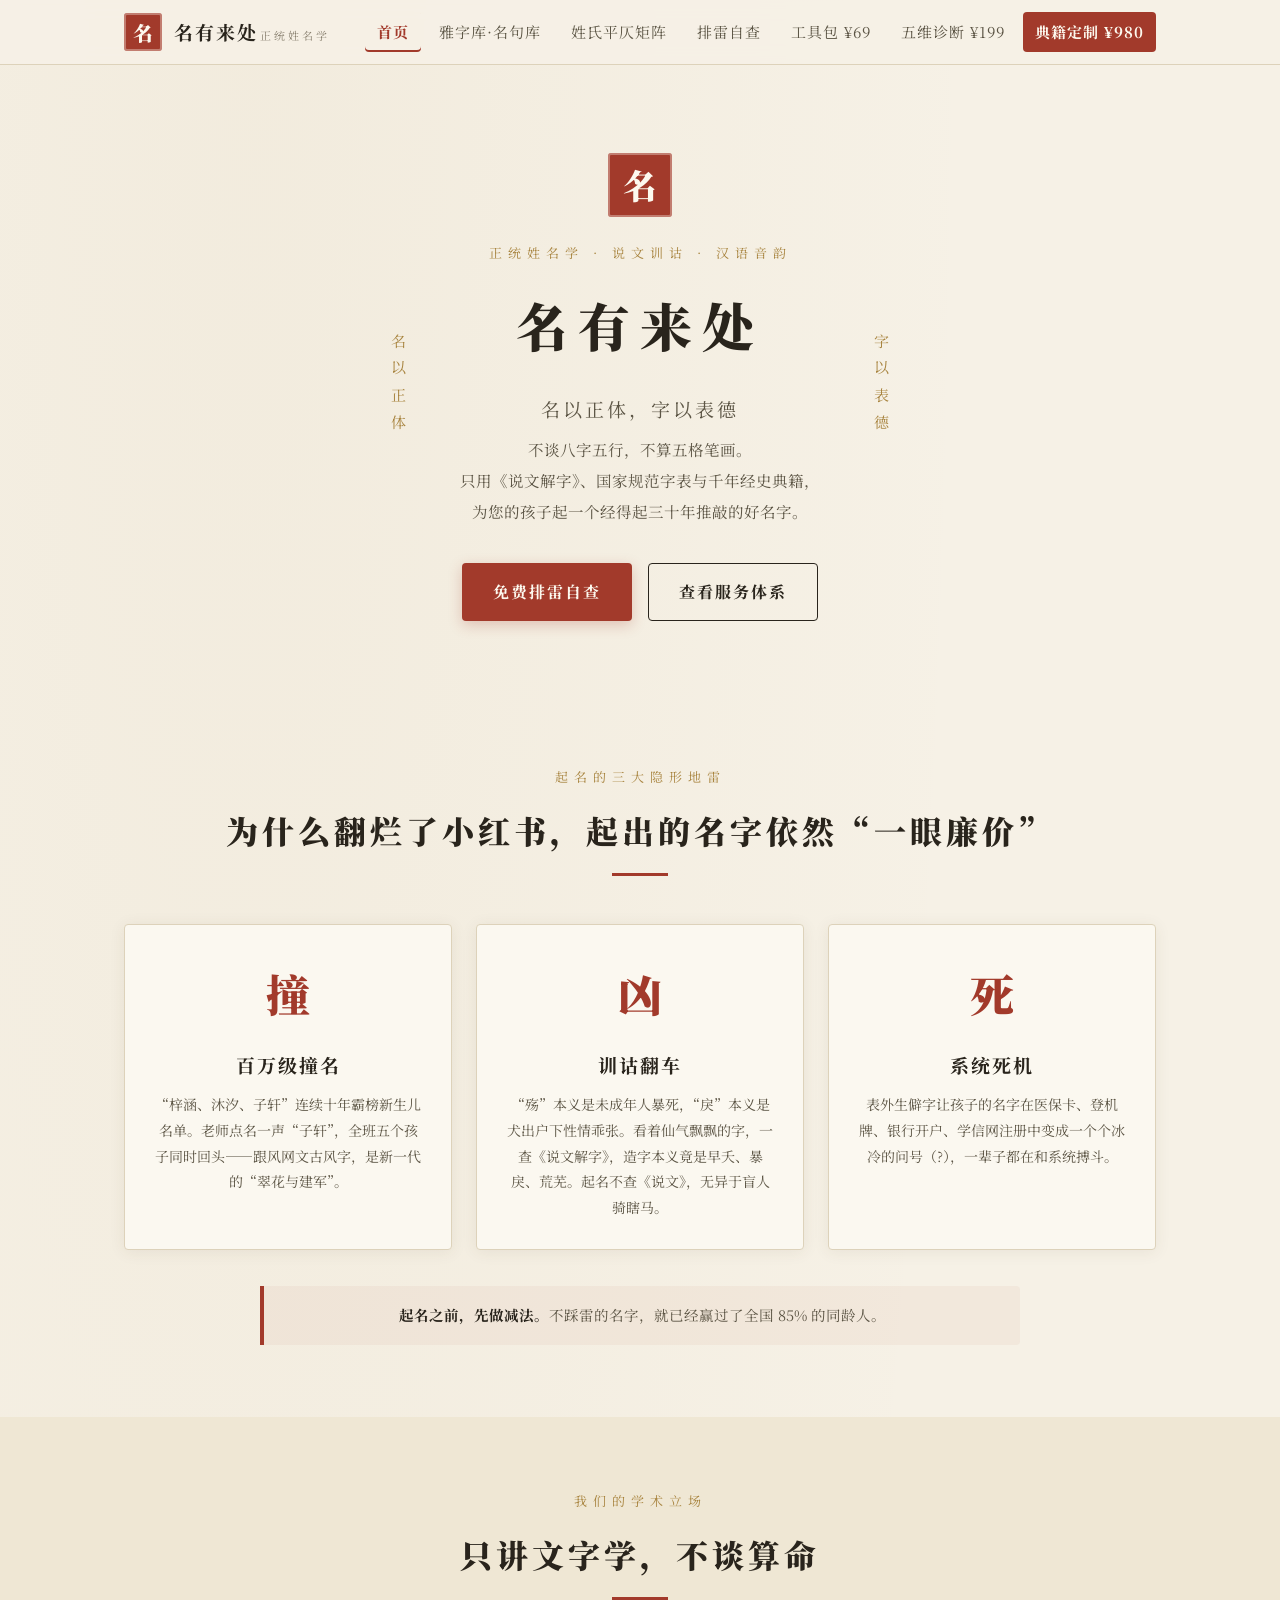
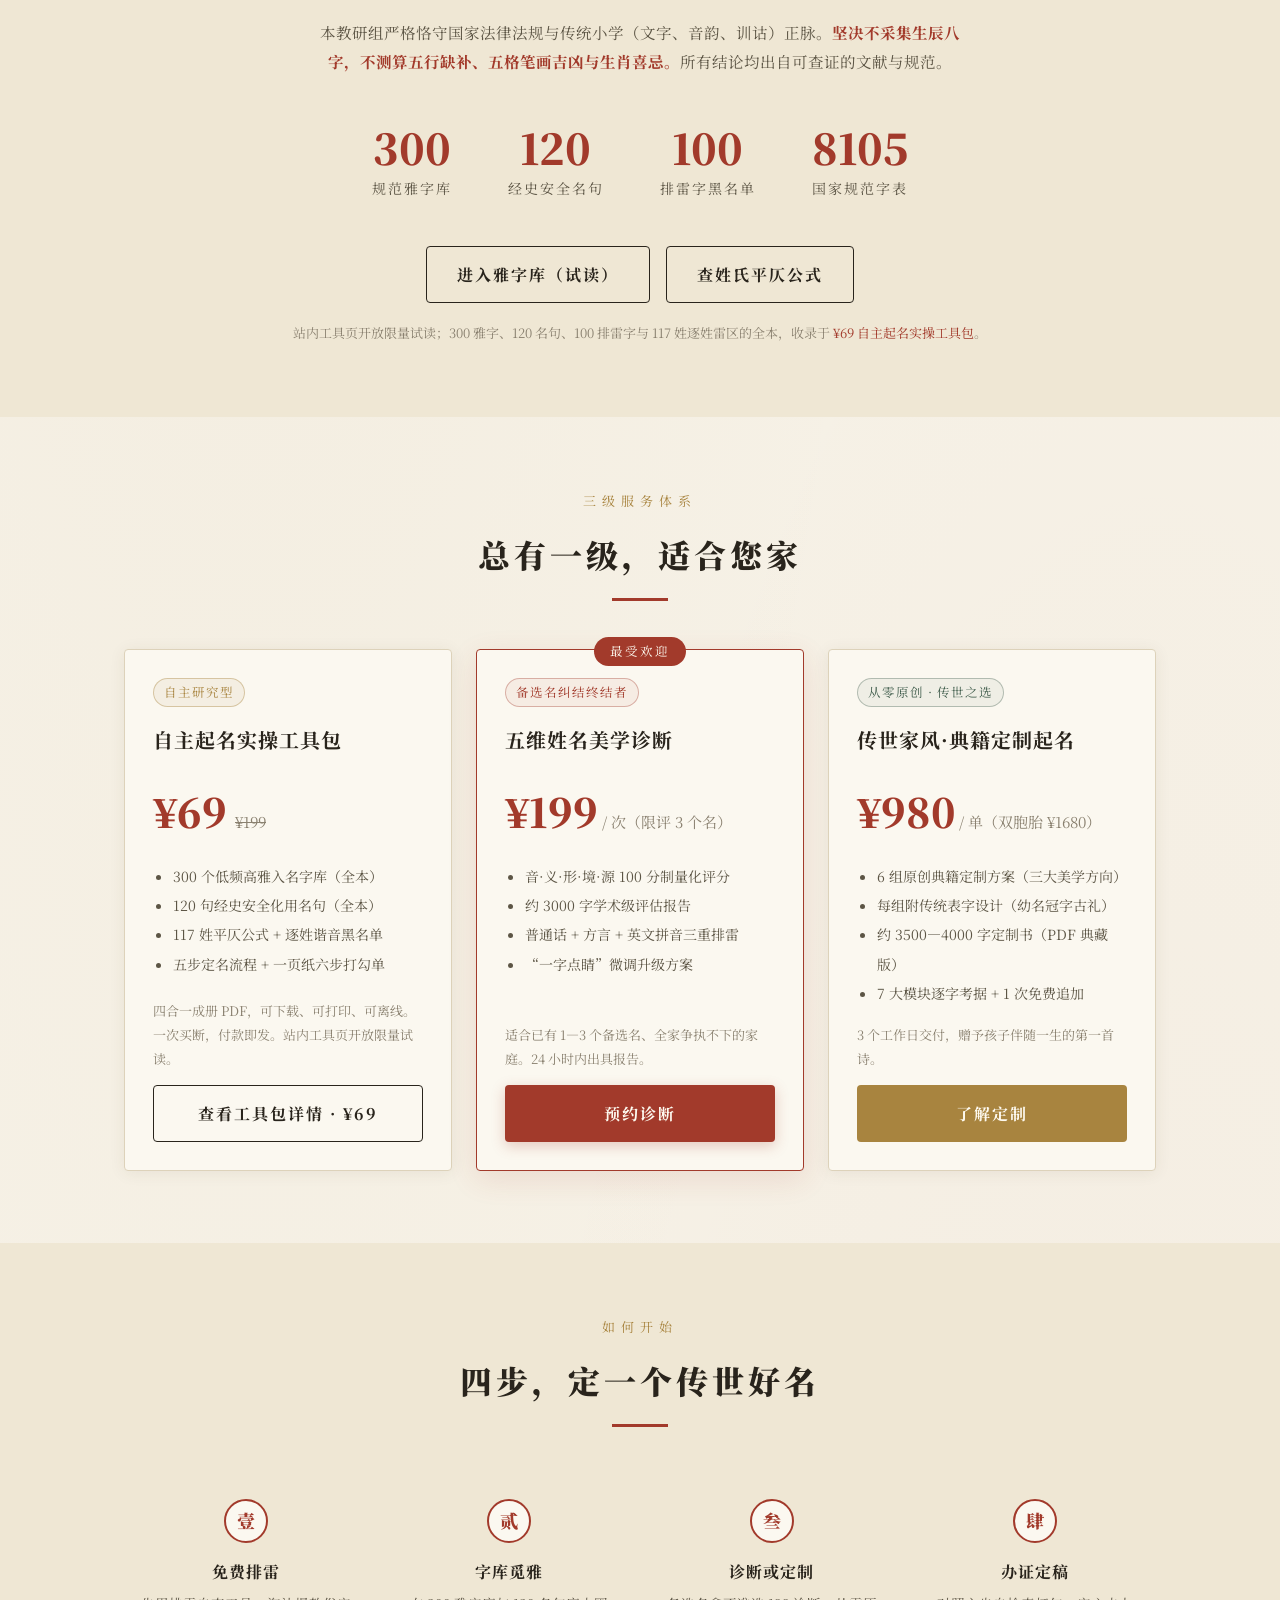
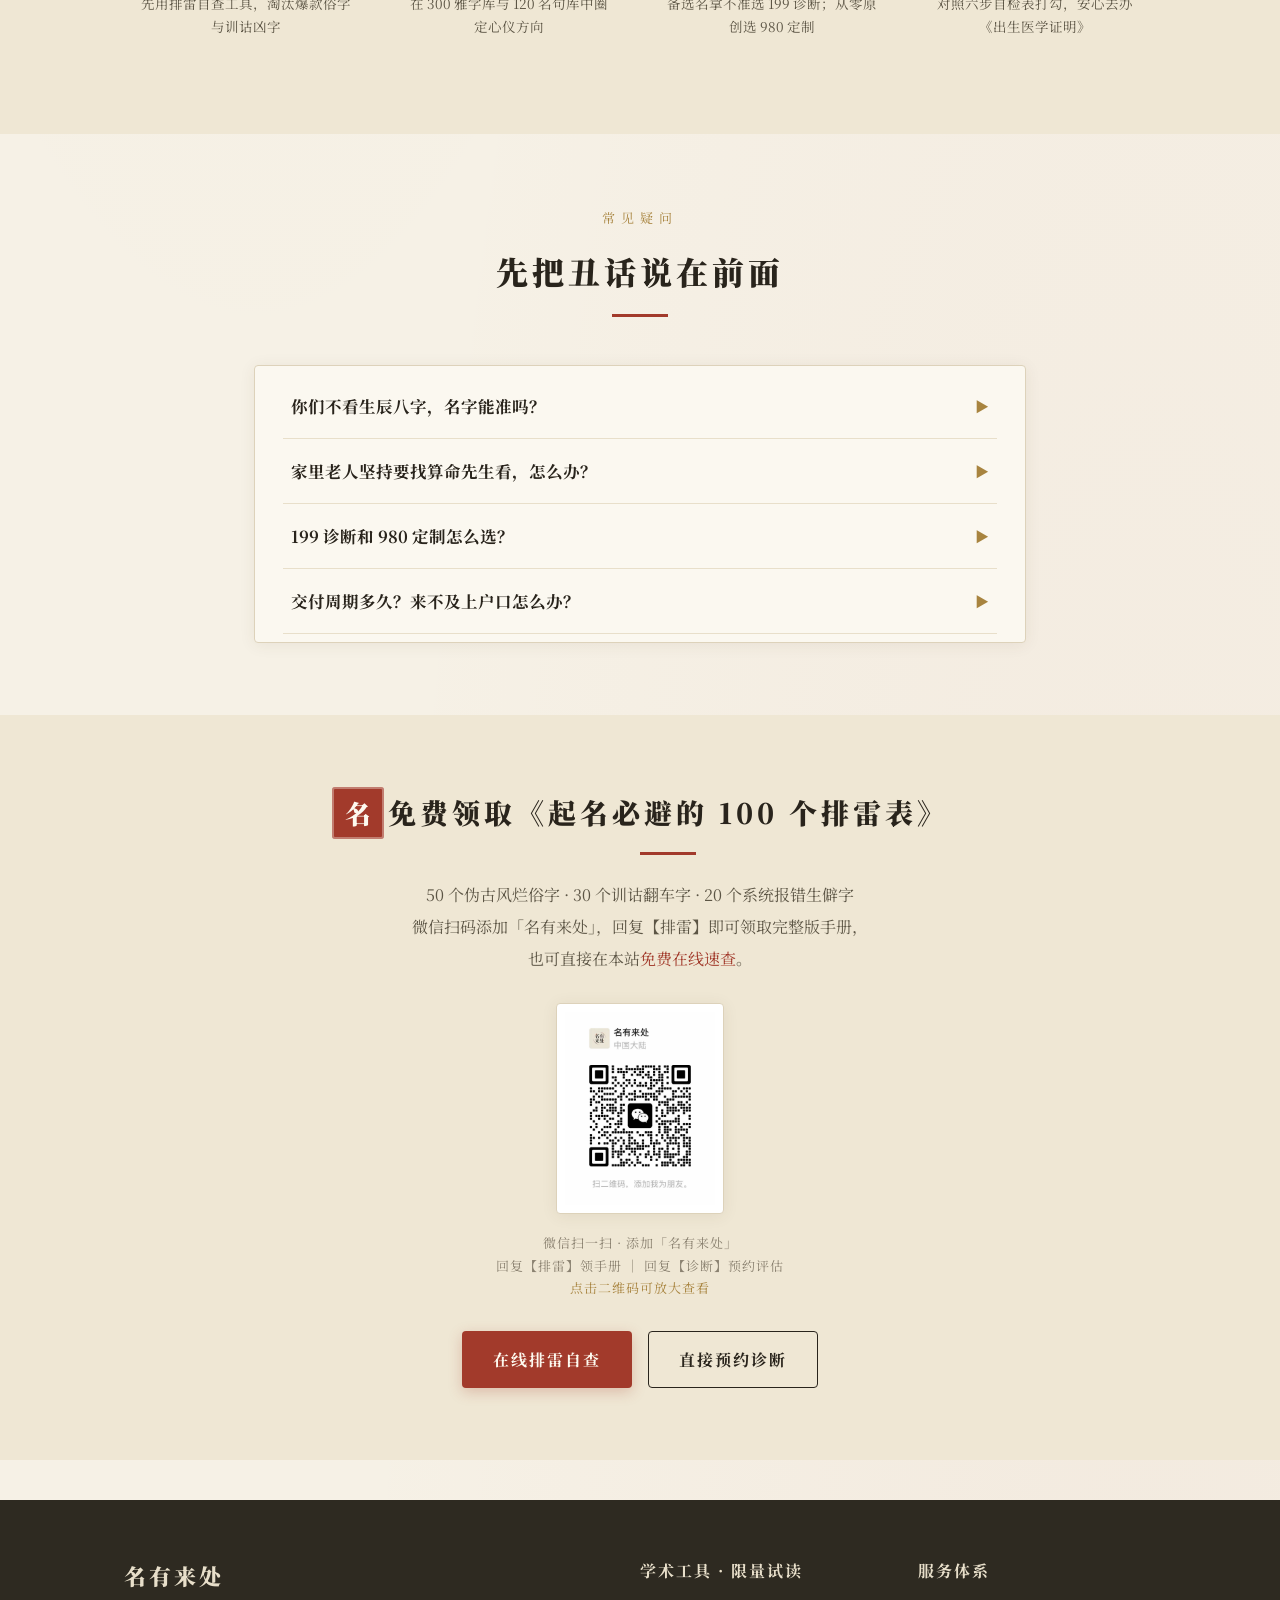
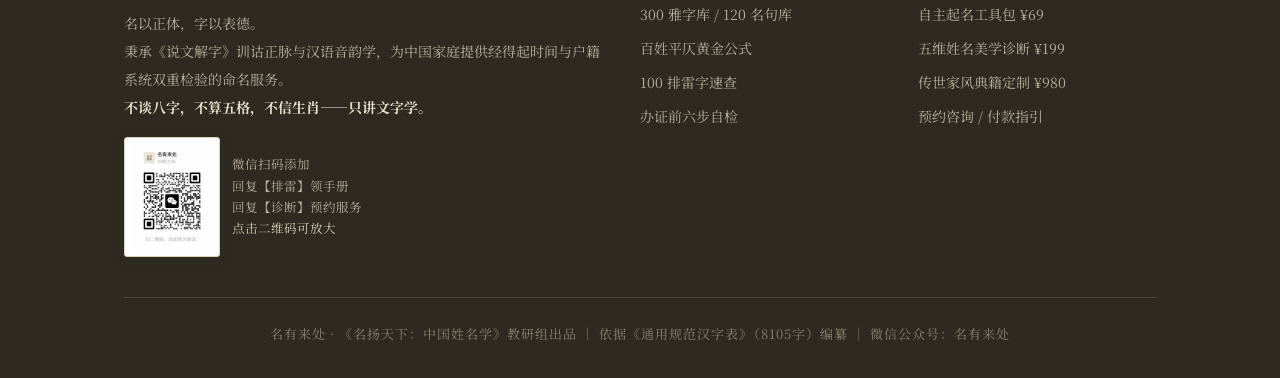
<file: index.html>
<!DOCTYPE html>
<html lang="zh-CN">
<head>
<meta charset="UTF-8">
<meta name="viewport" content="width=device-width, initial-scale=1.0">
<title>名有来处 · 正统姓名学｜中国家庭典籍起名与姓名诊断</title>
<meta name="description" content="名以正体，字以表德。名有来处教研组秉承《说文解字》训诂与汉语音韵学正脉，提供300雅字库、100排雷表、五维姓名诊断（199元）与典籍定制起名（980元）。不谈八字，只讲文字学。">
<link rel="preconnect" href="https://fonts.googleapis.com">
<link href="https://fonts.googleapis.com/css2?family=Noto+Serif+SC:wght@400;700;900&display=swap" rel="stylesheet">
<link rel="stylesheet" href="css/style.css">
</head>
<body>

<!-- ============ HERO ============ -->
<header class="page-hero" style="padding:88px 0 72px; border-bottom:none;">
  <div class="wrap">
    <div style="display:flex; justify-content:center; align-items:center; gap:48px;">
      <div class="vertical-text" style="font-size:15px; color:var(--gold); height:220px; display:none;" id="vt-left">名以正体</div>
      <div style="text-align:center; max-width:720px;">
        <div class="seal-stamp" style="width:64px;height:64px;font-size:34px;margin:0 auto 24px;">名</div>
        <div class="sec-kicker">正统姓名学 · 说文训诂 · 汉语音韵</div>
        <h1 class="page-title" style="font-size:52px; letter-spacing:10px; margin:12px 0 18px;">名有来处</h1>
        <p style="font-size:19px; color:var(--ink-soft); letter-spacing:3px; margin-bottom:8px;">名以正体，字以表德</p>
        <p style="font-size:15.5px; color:var(--ink-soft); max-width:560px; margin:0 auto 36px; line-height:2;">
          不谈八字五行，不算五格笔画。<br>
          只用《说文解字》、国家规范字表与千年经史典籍，<br>
          为您的孩子起一个经得起三十年推敲的好名字。
        </p>
        <div style="display:flex; gap:16px; justify-content:center; flex-wrap:wrap;">
          <a class="btn btn-primary" href="mine.html">免费排雷自查</a>
          <a class="btn btn-outline" href="#services">查看服务体系</a>
        </div>
      </div>
      <div class="vertical-text" style="font-size:15px; color:var(--gold); height:220px; display:none;" id="vt-right">字以表德</div>
    </div>
  </div>
</header>

<!-- ============ 痛点 ============ -->
<section class="section">
  <div class="wrap">
    <div class="sec-head">
      <div class="sec-kicker">起名的三大隐形地雷</div>
      <h2 class="sec-title">为什么翻烂了小红书，起出的名字依然“一眼廉价”</h2>
    </div>
    <div class="grid grid-3">
      <div class="card card-hover" style="text-align:center;">
        <div style="font-size:44px; font-weight:900; color:var(--cinnabar); margin-bottom:12px;">撞</div>
        <h3 style="font-size:19px; letter-spacing:2px; margin-bottom:10px;">百万级撞名</h3>
        <p style="font-size:14px; color:var(--ink-soft);">“梓涵、沐汐、子轩”连续十年霸榜新生儿名单。老师点名一声“子轩”，全班五个孩子同时回头——跟风网文古风字，是新一代的“翠花与建军”。</p>
      </div>
      <div class="card card-hover" style="text-align:center;">
        <div style="font-size:44px; font-weight:900; color:var(--cinnabar); margin-bottom:12px;">凶</div>
        <h3 style="font-size:19px; letter-spacing:2px; margin-bottom:10px;">训诂翻车</h3>
        <p style="font-size:14px; color:var(--ink-soft);">“殇”本义是未成年人暴死，“戾”本义是犬出户下性情乖张。看着仙气飘飘的字，一查《说文解字》，造字本义竟是早夭、暴戾、荒芜。起名不查《说文》，无异于盲人骑瞎马。</p>
      </div>
      <div class="card card-hover" style="text-align:center;">
        <div style="font-size:44px; font-weight:900; color:var(--cinnabar); margin-bottom:12px;">死</div>
        <h3 style="font-size:19px; letter-spacing:2px; margin-bottom:10px;">系统死机</h3>
        <p style="font-size:14px; color:var(--ink-soft);">表外生僻字让孩子的名字在医保卡、登机牌、银行开户、学信网注册中变成一个个冰冷的问号（?），一辈子都在和系统搏斗。</p>
      </div>
    </div>
    <div class="notice" style="max-width:760px; margin:36px auto 0; text-align:center;">
      <strong>起名之前，先做减法。</strong>不踩雷的名字，就已经赢过了全国 85% 的同龄人。
    </div>
  </div>
</section>

<!-- ============ 学术立场 ============ -->
<section class="section section-alt">
  <div class="wrap">
    <div class="sec-head">
      <div class="sec-kicker">我们的学术立场</div>
      <h2 class="sec-title">只讲文字学，不谈算命</h2>
      <p class="sec-desc">本教研组严格恪守国家法律法规与传统小学（文字、音韵、训诂）正脉。<strong style="color:var(--cinnabar);">坚决不采集生辰八字，不测算五行缺补、五格笔画吉凶与生肖喜忌。</strong>所有结论均出自可查证的文献与规范。</p>
    </div>
    <div class="stat-row">
      <div class="stat-item"><div class="stat-num">300</div><div class="stat-label">规范雅字库</div></div>
      <div class="stat-item"><div class="stat-num">120</div><div class="stat-label">经史安全名句</div></div>
      <div class="stat-item"><div class="stat-num">100</div><div class="stat-label">排雷字黑名单</div></div>
      <div class="stat-item"><div class="stat-num">8105</div><div class="stat-label">国家规范字表</div></div>
    </div>
    <div style="display:flex; gap:16px; justify-content:center; margin-top:44px; flex-wrap:wrap;">
      <a class="btn btn-outline" href="library.html">进入雅字库（试读）</a>
      <a class="btn btn-outline" href="surnames.html">查姓氏平仄公式</a>
    </div>
    <p style="text-align:center; font-size:13px; color:var(--ink-faint); margin-top:18px;">
      站内工具页开放限量试读；300 雅字、120 名句、100 排雷字与 117 姓逐姓雷区的全本，收录于 <a href="toolkit.html" style="color:var(--cinnabar);">¥69 自主起名实操工具包</a>。
    </p>
  </div>
</section>

<!-- ============ 三级服务体系 ============ -->
<section class="section" id="services">
  <div class="wrap">
    <div class="sec-head">
      <div class="sec-kicker">三级服务体系</div>
      <h2 class="sec-title">总有一级，适合您家</h2>
    </div>
    <div class="grid grid-3">
      <!-- 69 -->
      <div class="card card-hover" style="display:flex; flex-direction:column;">
        <div class="tag tag-gold" style="align-self:flex-start; margin-bottom:14px;">自主研究型</div>
        <h3 style="font-size:20px; letter-spacing:1px; margin-bottom:6px;">自主起名实操工具包</h3>
        <div class="price" style="margin:10px 0 14px;">¥69<small>¥199</small></div>
        <ul style="font-size:14px; color:var(--ink-soft); padding-left:20px; line-height:2.1; flex:1;">
          <li>300 个低频高雅入名字库（全本）</li>
          <li>120 句经史安全化用名句（全本）</li>
          <li>117 姓平仄公式 + 逐姓谐音黑名单</li>
          <li>五步定名流程 + 一页纸六步打勾单</li>
        </ul>
        <p style="font-size:13px; color:var(--ink-faint); margin:14px 0;">四合一成册 PDF，可下载、可打印、可离线。一次买断，付款即发。站内工具页开放限量试读。</p>
        <a class="btn btn-outline" href="toolkit.html" style="justify-content:center;">查看工具包详情 · ¥69</a>
      </div>
      <!-- 199 -->
      <div class="card card-hover" style="display:flex; flex-direction:column; border-color:var(--cinnabar); box-shadow:0 8px 30px rgba(162,58,43,0.12);">
        <div style="position:absolute; top:-13px; left:50%; transform:translateX(-50%); background:var(--cinnabar); color:#fdf9ef; font-size:12.5px; padding:3px 16px; border-radius:20px; letter-spacing:2px;">最受欢迎</div>
        <div class="tag tag-cinnabar" style="align-self:flex-start; margin-bottom:14px;">备选名纠结终结者</div>
        <h3 style="font-size:20px; letter-spacing:1px; margin-bottom:6px;">五维姓名美学诊断</h3>
        <div class="price" style="margin:10px 0 14px;">¥199<span class="price-unit"> / 次（限评 3 个名）</span></div>
        <ul style="font-size:14px; color:var(--ink-soft); padding-left:20px; line-height:2.1; flex:1;">
          <li>音·义·形·境·源 100 分制量化评分</li>
          <li>约 3000 字学术级评估报告</li>
          <li>普通话 + 方言 + 英文拼音三重排雷</li>
          <li>“一字点睛”微调升级方案</li>
        </ul>
        <p style="font-size:13px; color:var(--ink-faint); margin:14px 0;">适合已有 1—3 个备选名、全家争执不下的家庭。24 小时内出具报告。</p>
        <a class="btn btn-primary" href="diagnosis.html" style="justify-content:center;">预约诊断</a>
      </div>
      <!-- 980 -->
      <div class="card card-hover" style="display:flex; flex-direction:column;">
        <div class="tag tag-jade" style="align-self:flex-start; margin-bottom:14px;">从零原创 · 传世之选</div>
        <h3 style="font-size:20px; letter-spacing:1px; margin-bottom:6px;">传世家风·典籍定制起名</h3>
        <div class="price" style="margin:10px 0 14px;">¥980<span class="price-unit"> / 单（双胞胎 ¥1680）</span></div>
        <ul style="font-size:14px; color:var(--ink-soft); padding-left:20px; line-height:2.1; flex:1;">
          <li>6 组原创典籍定制方案（三大美学方向）</li>
          <li>每组附传统表字设计（幼名冠字古礼）</li>
          <li>约 3500—4000 字定制书（PDF 典藏版）</li>
          <li>7 大模块逐字考据 + 1 次免费追加</li>
        </ul>
        <p style="font-size:13px; color:var(--ink-faint); margin:14px 0;">3 个工作日交付，赠予孩子伴随一生的第一首诗。</p>
        <a class="btn btn-gold" href="custom.html" style="justify-content:center;">了解定制</a>
      </div>
    </div>
  </div>
</section>

<!-- ============ 服务流程 ============ -->
<section class="section section-alt">
  <div class="wrap">
    <div class="sec-head">
      <div class="sec-kicker">如何开始</div>
      <h2 class="sec-title">四步，定一个传世好名</h2>
    </div>
    <div class="step-flow">
      <div class="step-item">
        <div class="step-num">壹</div>
        <div class="step-title">免费排雷</div>
        <div class="step-desc">先用排雷自查工具，淘汰爆款俗字与训诂凶字</div>
      </div>
      <div class="step-item">
        <div class="step-num">贰</div>
        <div class="step-title">字库觅雅</div>
        <div class="step-desc">在 300 雅字库与 120 名句库中圈定心仪方向</div>
      </div>
      <div class="step-item">
        <div class="step-num">叁</div>
        <div class="step-title">诊断或定制</div>
        <div class="step-desc">备选名拿不准选 199 诊断；从零原创选 980 定制</div>
      </div>
      <div class="step-item">
        <div class="step-num">肆</div>
        <div class="step-title">办证定稿</div>
        <div class="step-desc">对照六步自检表打勾，安心去办《出生医学证明》</div>
      </div>
    </div>
  </div>
</section>

<!-- ============ FAQ ============ -->
<section class="section">
  <div class="wrap" style="max-width:820px;">
    <div class="sec-head">
      <div class="sec-kicker">常见疑问</div>
      <h2 class="sec-title">先把丑话说在前面</h2>
    </div>
    <div class="card" style="padding:8px 28px;">
      <div class="faq-item">
        <button class="faq-q">你们不看生辰八字，名字能准吗？<span class="faq-arrow">▶</span></button>
        <div class="faq-a"><div class="faq-a-inner">“八字起名、五格剖象”实为 1918 年日本人熊崎健翁编造后传入中国的伪学，与先秦命名传统毫无关系。中国正统姓名学的根基是《说文解字》训诂、汉语音韵与经史典籍——林徽因、屠呦呦、梁思成，没有一个好名字是算出来的。我们只对可查证的文献负责。</div></div>
      </div>
      <div class="faq-item">
        <button class="faq-q">家里老人坚持要找算命先生看，怎么办？<span class="faq-arrow">▶</span></button>
        <div class="faq-a"><div class="faq-a-inner">199 诊断报告中专门设有“与长辈沟通说辞”章节：我们会把每个备选名的《说文》本义、典籍出处逐条列出，用文献替您有理有据地回应。另请注意：方案交付后如再拿去找算命先生“测吉凶”并要求重做，本教研组概不受理——这条铁律写在付款前的服务协议里。</div></div>
      </div>
      <div class="faq-item">
        <button class="faq-q">199 诊断和 980 定制怎么选？<span class="faq-arrow">▶</span></button>
        <div class="faq-a"><div class="faq-a-inner">已经有 1—3 个备选名、只是定不下来 → 选 199 诊断，我们帮您量化排序并“一字点睛”升级。还没有名字、希望老师从典籍中原创 6 组方案 → 选 980 定制。不确定的话，先加微信把备选名发给我们看一眼，会给您一个诚实的建议。</div></div>
      </div>
      <div class="faq-item">
        <button class="faq-q">交付周期多久？来不及上户口怎么办？<span class="faq-arrow">▶</span></button>
        <div class="faq-a"><div class="faq-a-inner">199 诊断：收到完整采集信息后 24 小时内出具报告。980 定制：收到访谈表后 3 个工作日交付首版定制书，含一次免费追加微调。建议孕晚期最后 30 天即启动，切勿拖到办理《出生医学证明》前一天。</div></div>
      </div>
    </div>
  </div>
</section>

<!-- ============ 引流 CTA ============ -->
<section class="section section-alt" id="contact">
  <div class="wrap" style="text-align:center; max-width:720px;">
    <div class="seal-stamp" style="width:52px;height:52px;font-size:26px;margin:0 auto 20px;">名</div>
    <h2 class="sec-title" style="font-size:28px;">免费领取《起名必避的 100 个排雷表》</h2>
    <p style="color:var(--ink-soft); margin:20px 0 28px; line-height:2;">
      50 个伪古风烂俗字 · 30 个训诂翻车字 · 20 个系统报错生僻字<br>
      微信扫码添加「名有来处」，回复【排雷】即可领取完整版手册，<br>
      也可直接在本站<a href="mine.html">免费在线速查</a>。
    </p>
    <div style="margin-bottom:32px;">
      <img class="qr-code" src="assets/wechat_qrcode.jpg" alt="名有来处微信二维码">
      <div class="qr-caption">微信扫一扫 · 添加「名有来处」<br>回复【排雷】领手册 ｜ 回复【诊断】预约评估<br><span style="color:var(--gold);">点击二维码可放大查看</span></div>
    </div>
    <div style="display:flex; gap:16px; justify-content:center; flex-wrap:wrap;">
      <a class="btn btn-primary" href="mine.html">在线排雷自查</a>
      <a class="btn btn-outline" href="diagnosis.html">直接预约诊断</a>
    </div>
  </div>
</section>

<script src="js/common.js"></script>
<script>
  // 宽屏时显示两侧竖排文字
  function toggleVertical() {
    var show = window.innerWidth > 900;
    document.getElementById('vt-left').style.display = show ? 'block' : 'none';
    document.getElementById('vt-right').style.display = show ? 'block' : 'none';
  }
  toggleVertical();
  window.addEventListener('resize', toggleVertical);
</script>
</body>
</html>
</file>
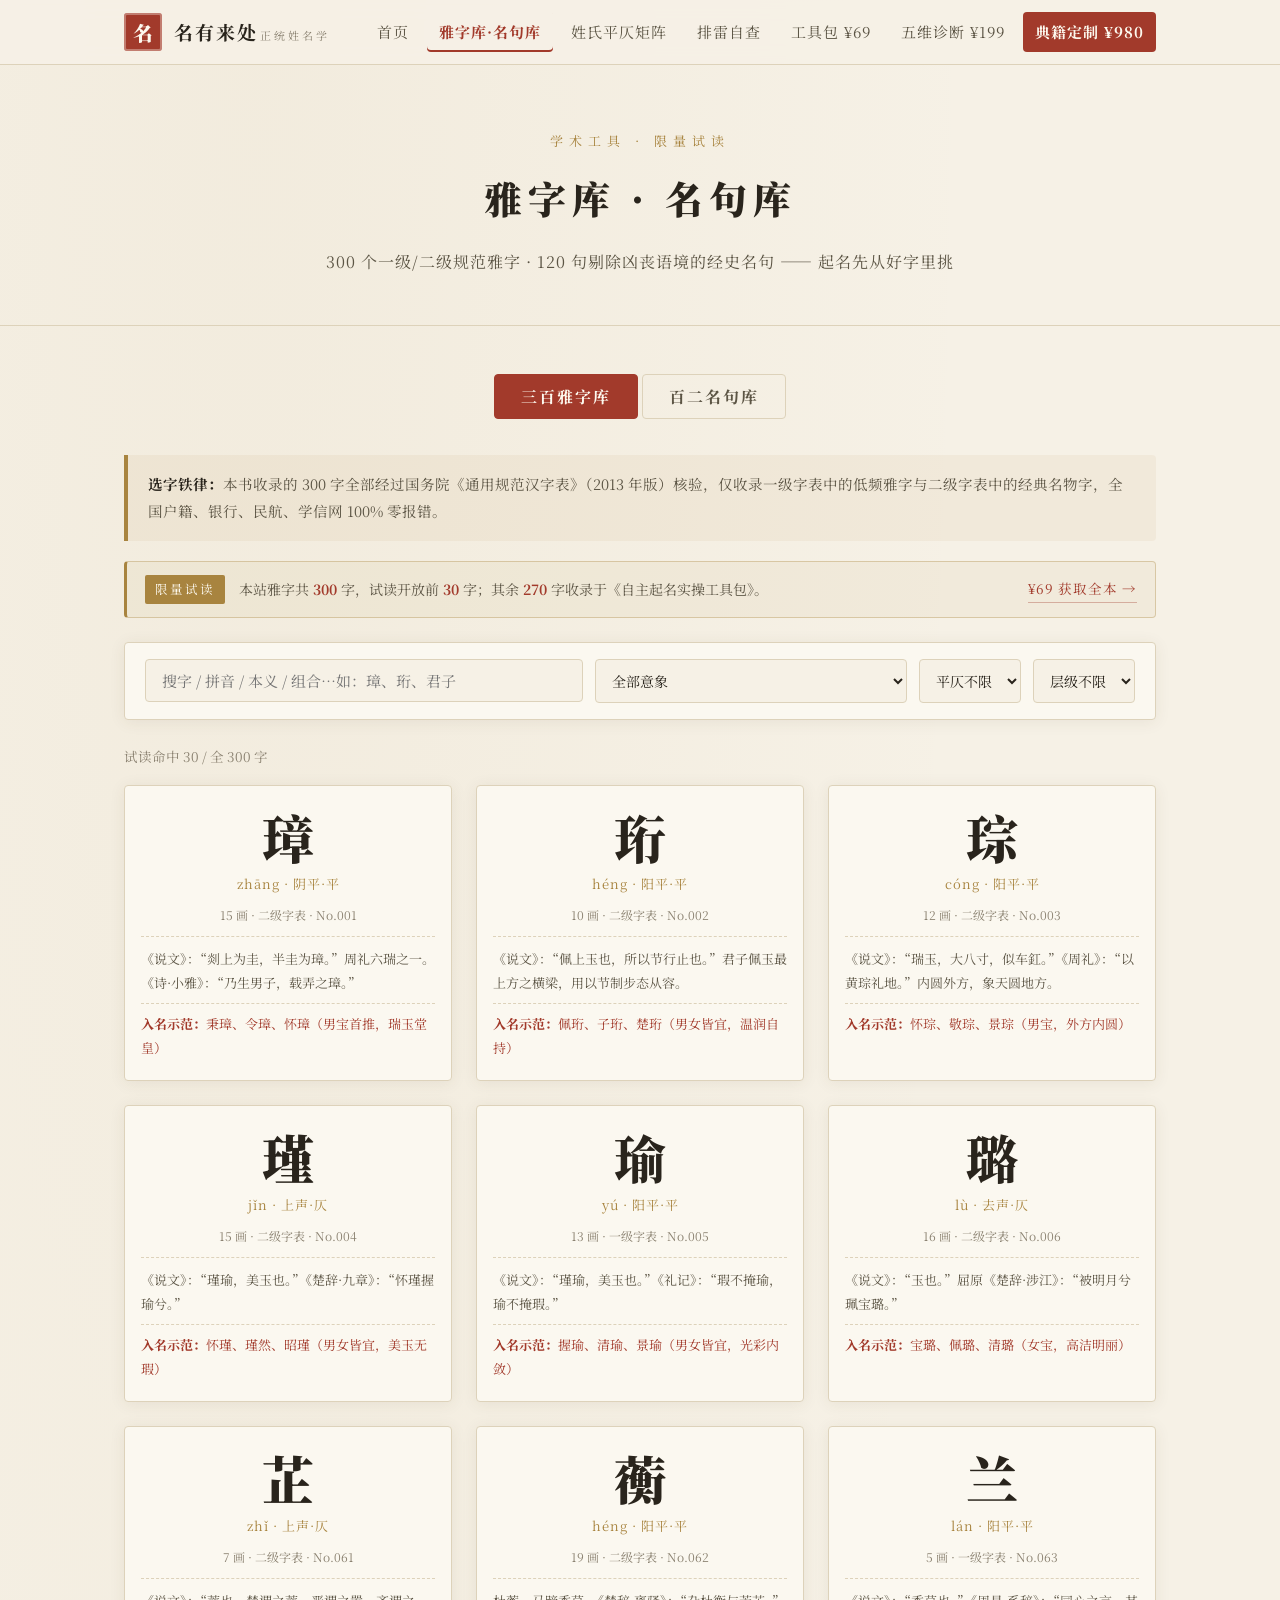
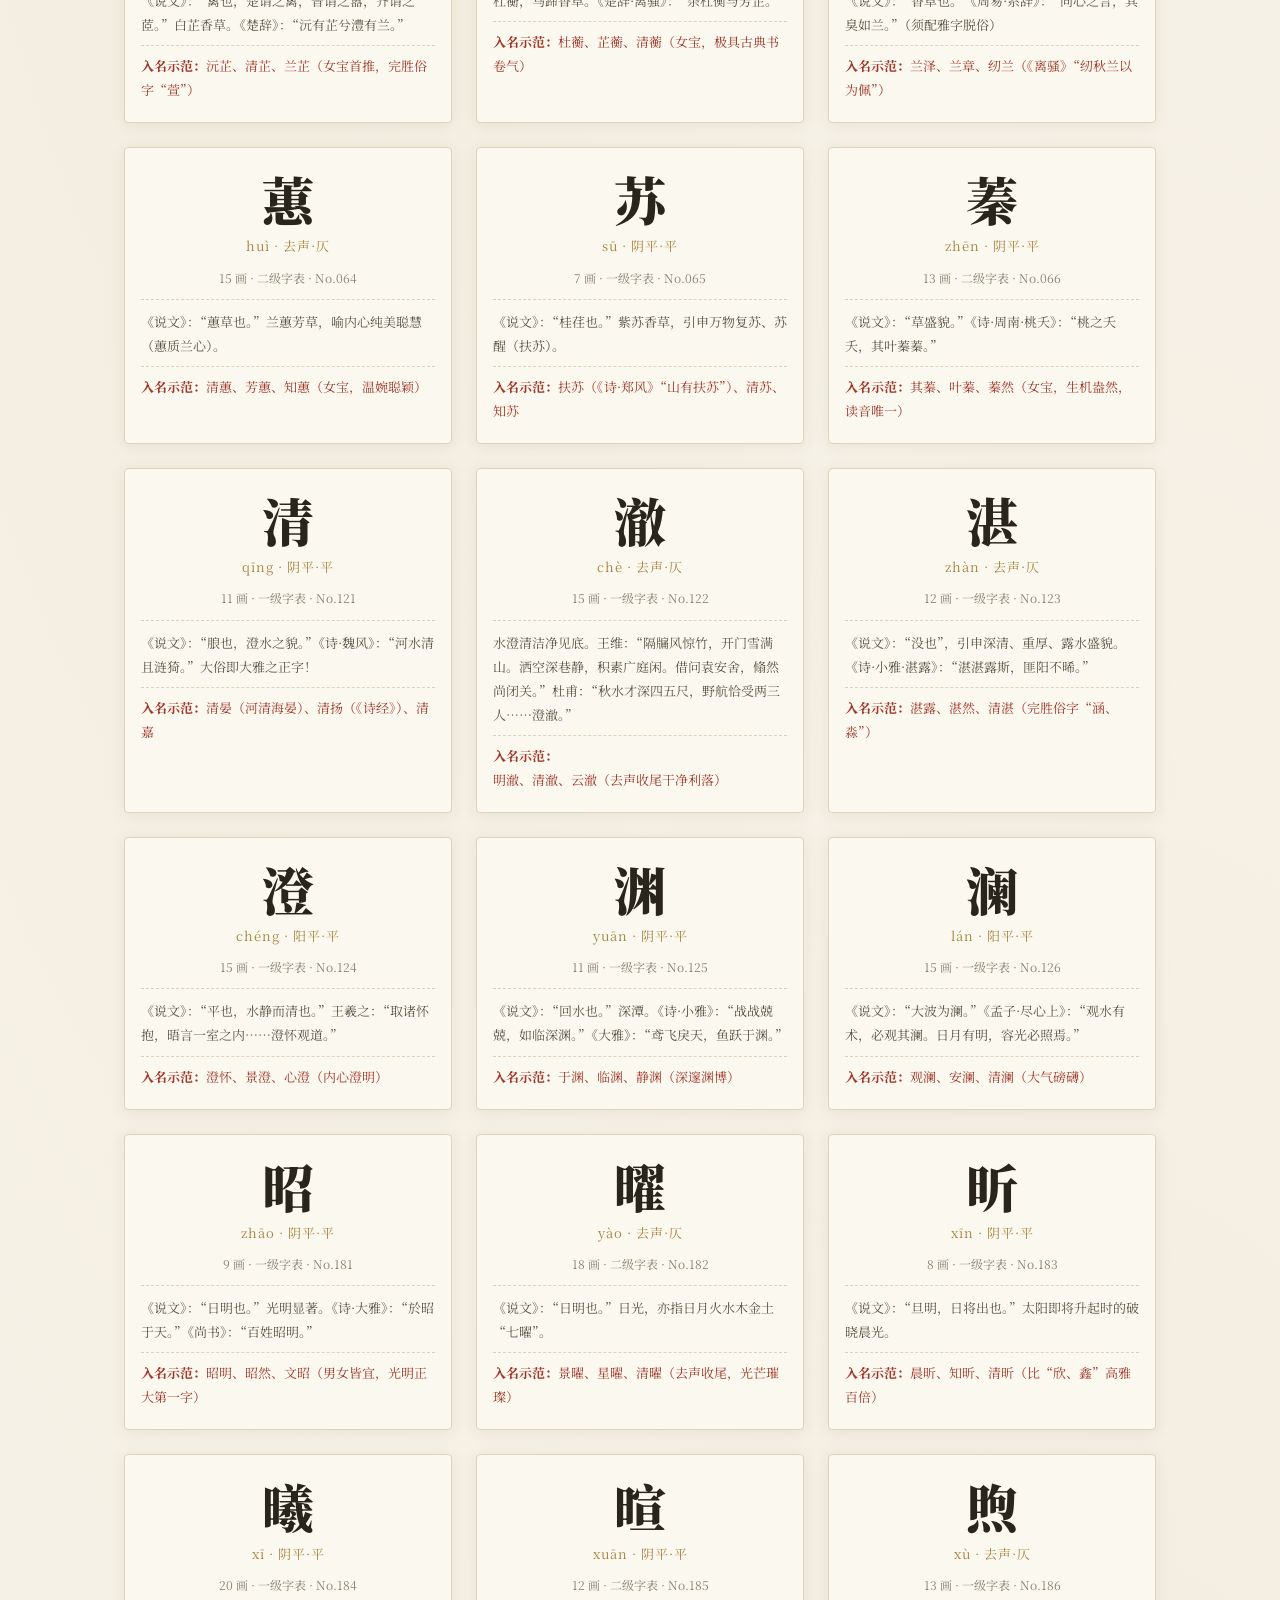
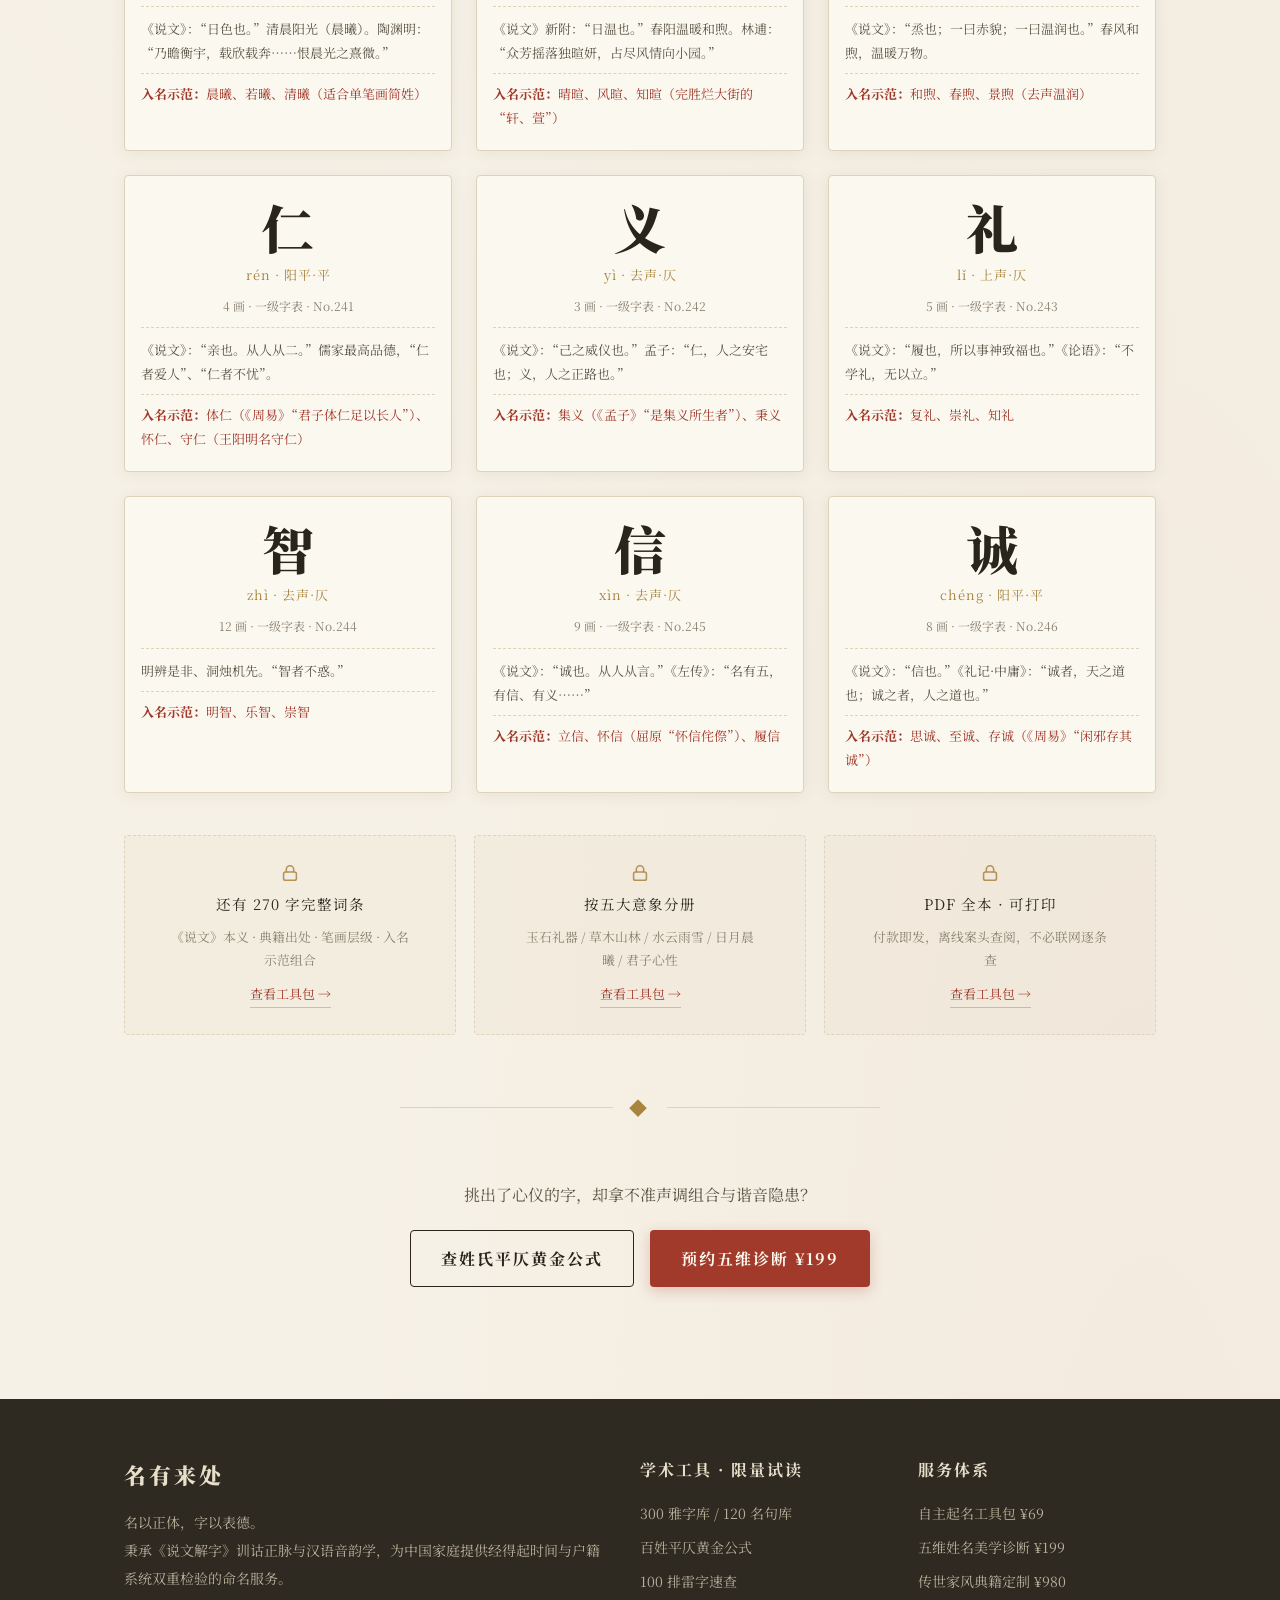
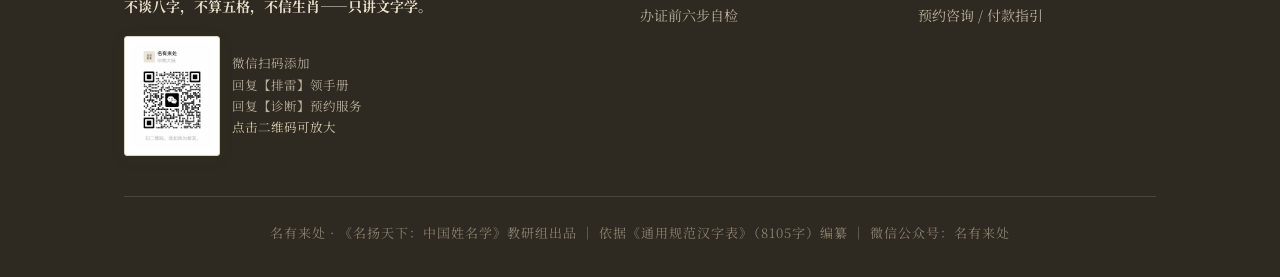
<file: library.html>
<!DOCTYPE html>
<html lang="zh-CN">
<head>
<meta charset="UTF-8">
<meta name="viewport" content="width=device-width, initial-scale=1.0">
<title>雅字库 · 名句库｜名有来处</title>
<meta name="description" content="300个《通用规范汉字表》低频高雅入名字库与120句经史安全化用名句，在线检索、按意象与平仄筛选。">
<link rel="preconnect" href="https://fonts.googleapis.com">
<link href="https://fonts.googleapis.com/css2?family=Noto+Serif+SC:wght@400;700;900&display=swap" rel="stylesheet">
<link rel="stylesheet" href="css/style.css">
</head>
<body>

<header class="page-hero">
  <div class="wrap">
    <div class="sec-kicker">学术工具 · 限量试读</div>
    <h1 class="page-title">雅字库 · 名句库</h1>
    <p class="page-subtitle">300 个一级/二级规范雅字 · 120 句剔除凶丧语境的经史名句 —— 起名先从好字里挑</p>
  </div>
</header>

<section class="section" style="padding-top:48px;">
  <div class="wrap">
    <div class="tabs">
      <button class="tab-btn active" data-tab="chars">三百雅字库</button>
      <button class="tab-btn" data-tab="quotes">百二名句库</button>
    </div>

    <!-- ===== 字库 ===== -->
    <div id="tab-chars">
      <div class="notice notice-gold">
        <strong>选字铁律：</strong>本书收录的 300 字全部经过国务院《通用规范汉字表》（2013 年版）核验，仅收录一级字表中的低频雅字与二级字表中的经典名物字，全国户籍、银行、民航、学信网 100% 零报错。
      </div>
      <div class="teaser-slot" data-key="characters" data-what="雅字"></div>
      <div class="toolbar">
        <input class="search-input" id="char-search" placeholder="搜字 / 拼音 / 本义 / 组合…如：璋、珩、君子">
        <select class="filter-select" id="char-category">
          <option value="">全部意象</option>
        </select>
        <select class="filter-select" id="char-pingze">
          <option value="">平仄不限</option>
          <option value="平">平声</option>
          <option value="仄">仄声</option>
        </select>
        <select class="filter-select" id="char-level">
          <option value="">层级不限</option>
          <option value="一级">一级字表</option>
          <option value="二级">二级字表</option>
        </select>
      </div>
      <div style="font-size:13.5px; color:var(--ink-faint); margin-bottom:16px;" id="char-count"></div>
      <div class="grid grid-3" id="char-list"></div>
    </div>

    <!-- ===== 句库 ===== -->
    <div id="tab-quotes" style="display:none;">
      <div class="notice notice-gold">
        <strong>安全核验承诺：</strong>120 句原典名句全部由教研组逐篇核查《十三经注疏》与原诗小序，100% 剔除悼亡、弃妇、贬谪、凶煞语境，每一句均可放心化用入名。
      </div>
      <div class="teaser-slot" data-key="quotes" data-what="名句"></div>
      <div class="toolbar">
        <input class="search-input" id="quote-search" placeholder="搜诗句 / 出处 / 备选名…如：乔木、望舒、离骚">
        <select class="filter-select" id="quote-volume">
          <option value="">全部卷帙</option>
        </select>
      </div>
      <div style="font-size:13.5px; color:var(--ink-faint); margin-bottom:16px;" id="quote-count"></div>
      <div class="grid grid-2" id="quote-list"></div>
    </div>

    <div class="ink-divider"><span>◆</span></div>
    <div style="text-align:center;">
      <p style="color:var(--ink-soft); margin-bottom:20px;">挑出了心仪的字，却拿不准声调组合与谐音隐患？</p>
      <div style="display:flex; gap:16px; justify-content:center; flex-wrap:wrap;">
        <a class="btn btn-outline" href="surnames.html">查姓氏平仄黄金公式</a>
        <a class="btn btn-primary" href="diagnosis.html">预约五维诊断 ¥199</a>
      </div>
    </div>
  </div>
</section>

<script src="data/preview.js"></script>
<script src="js/gate.js"></script>
<script src="js/common.js"></script>
<script src="js/library.js"></script>
</body>
</html>
</file>
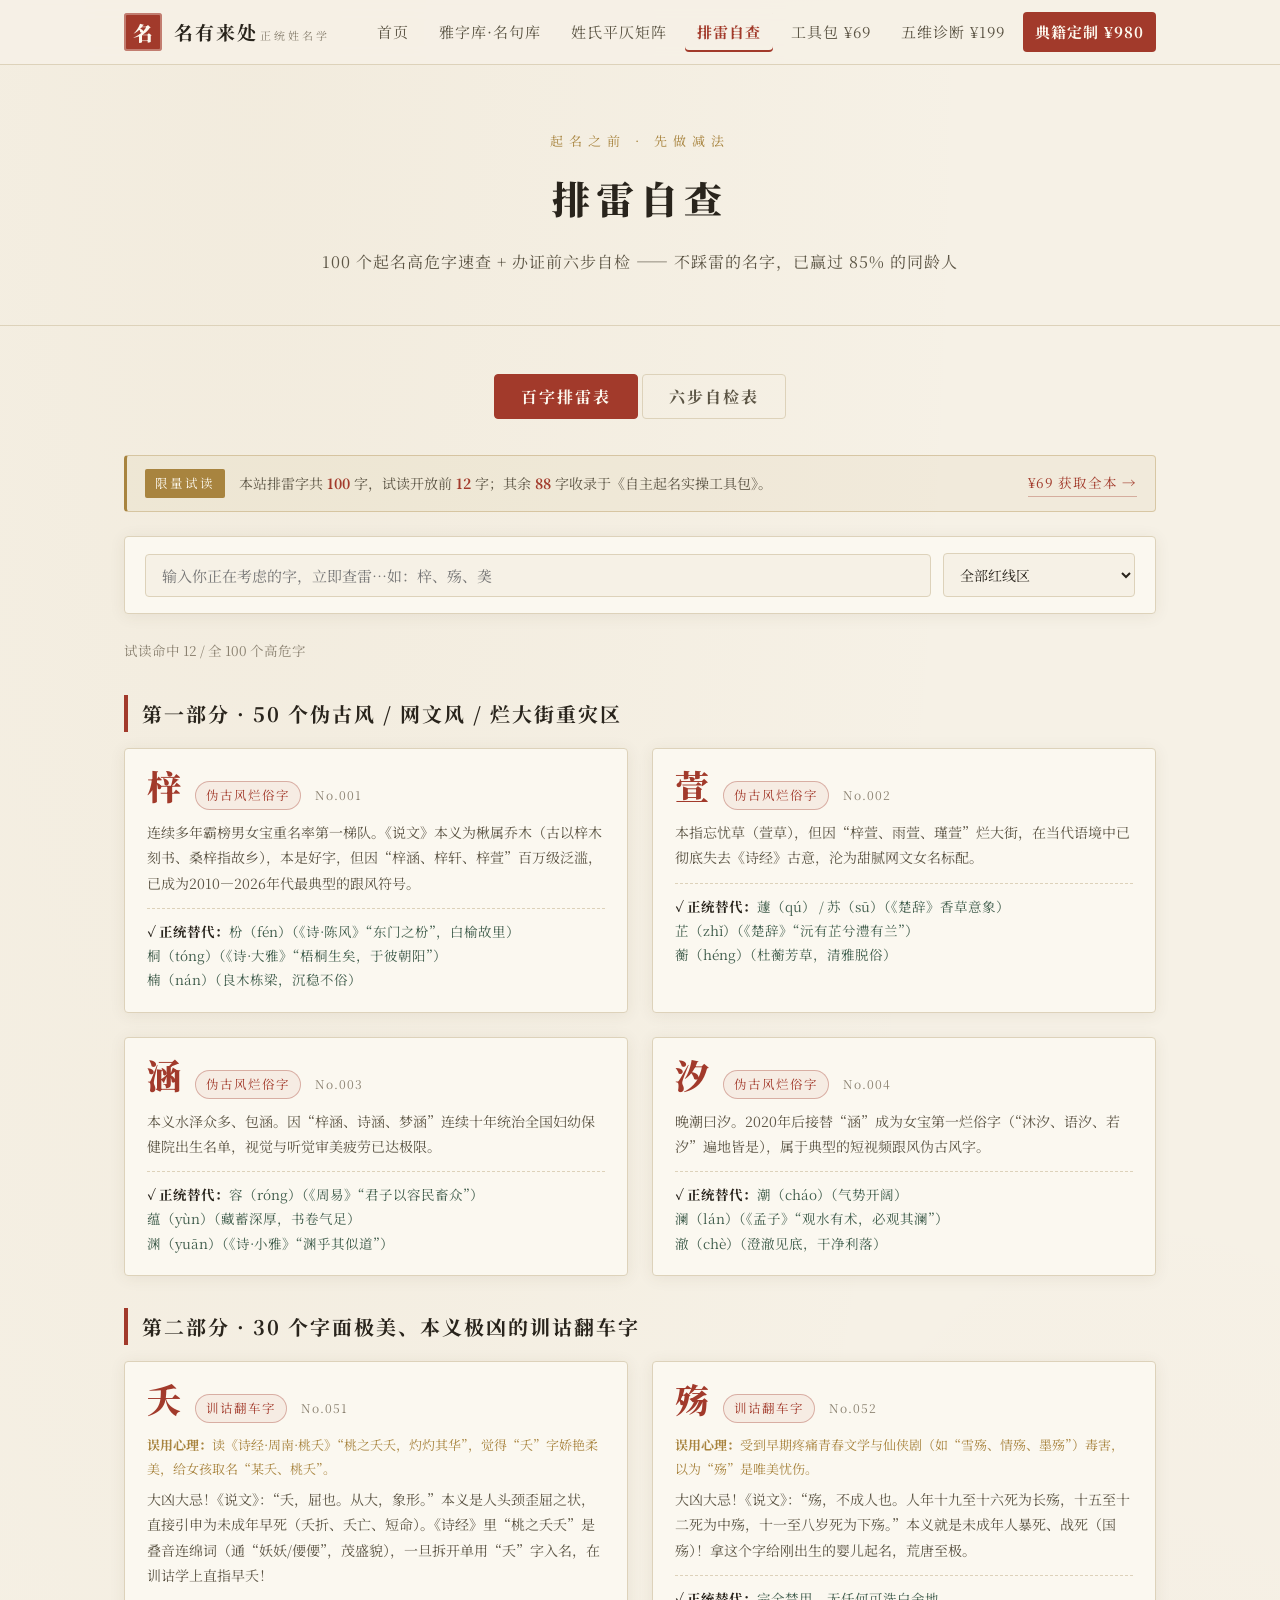
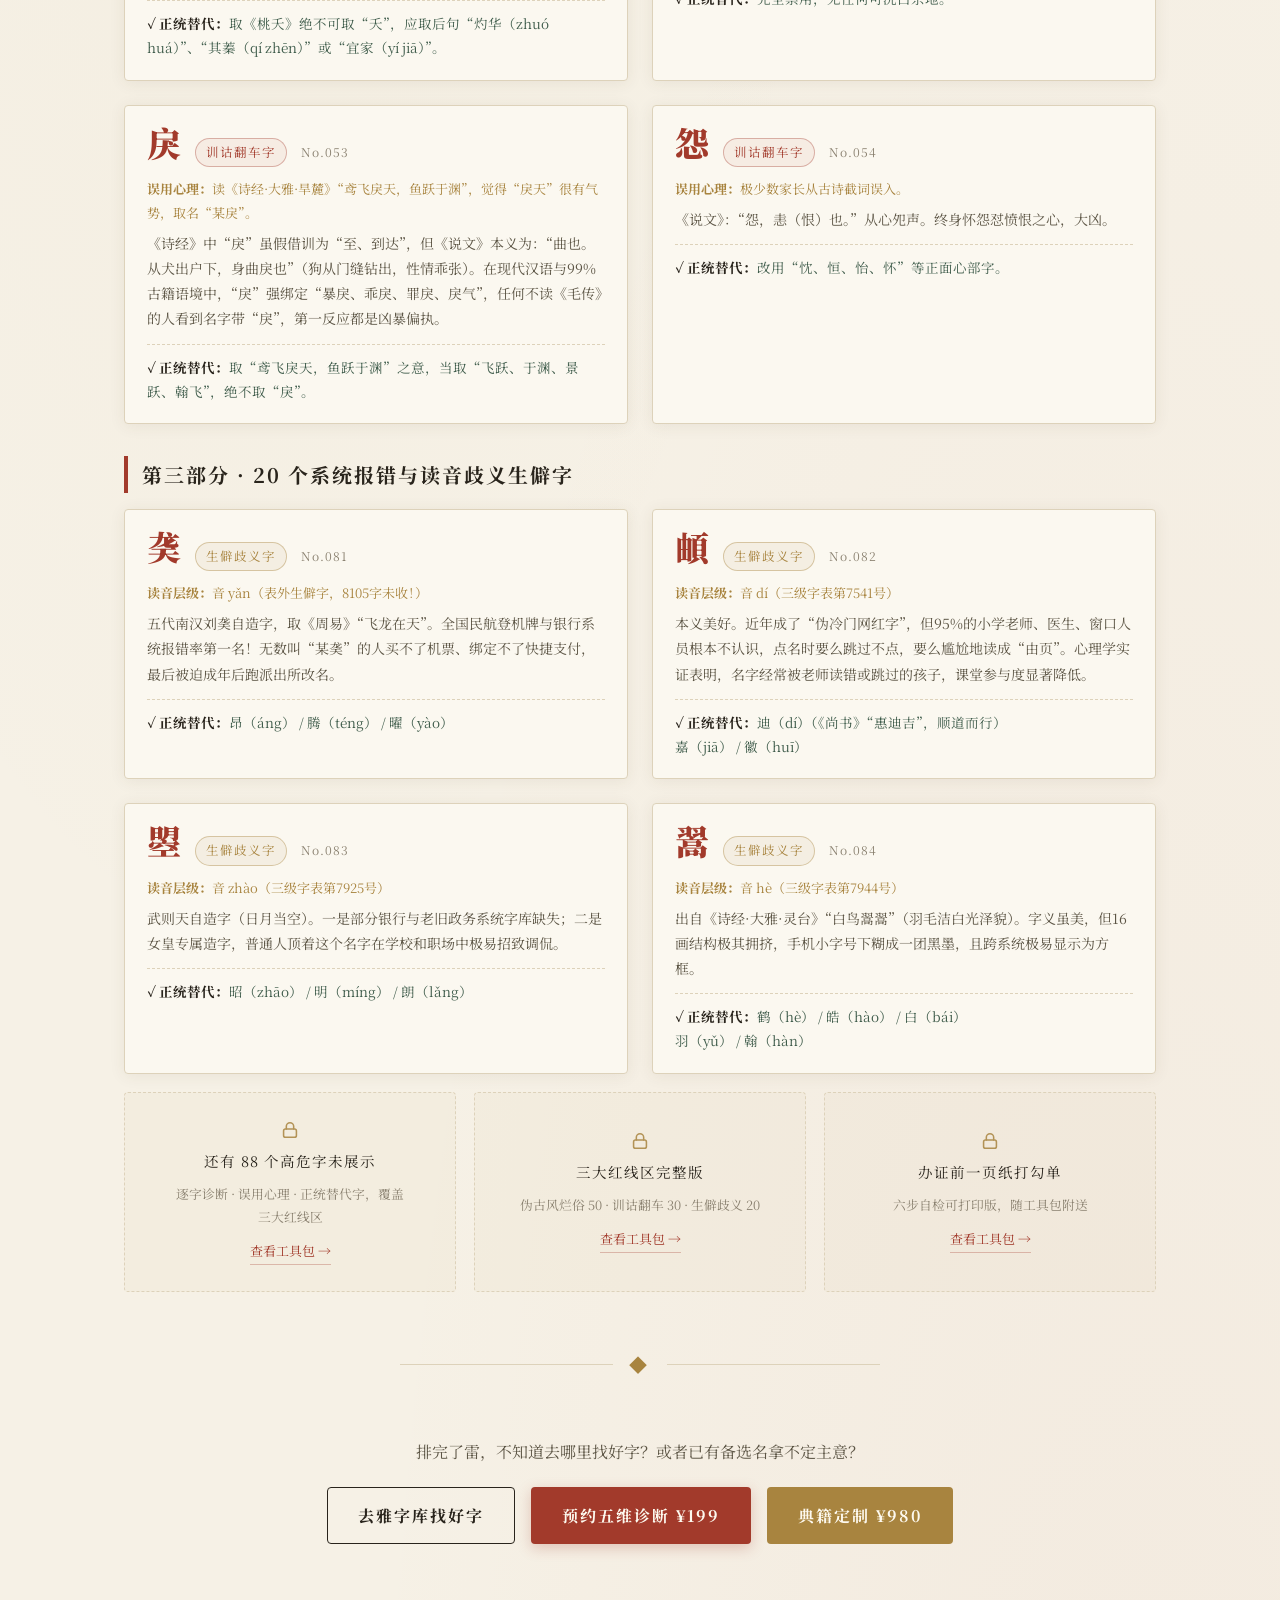
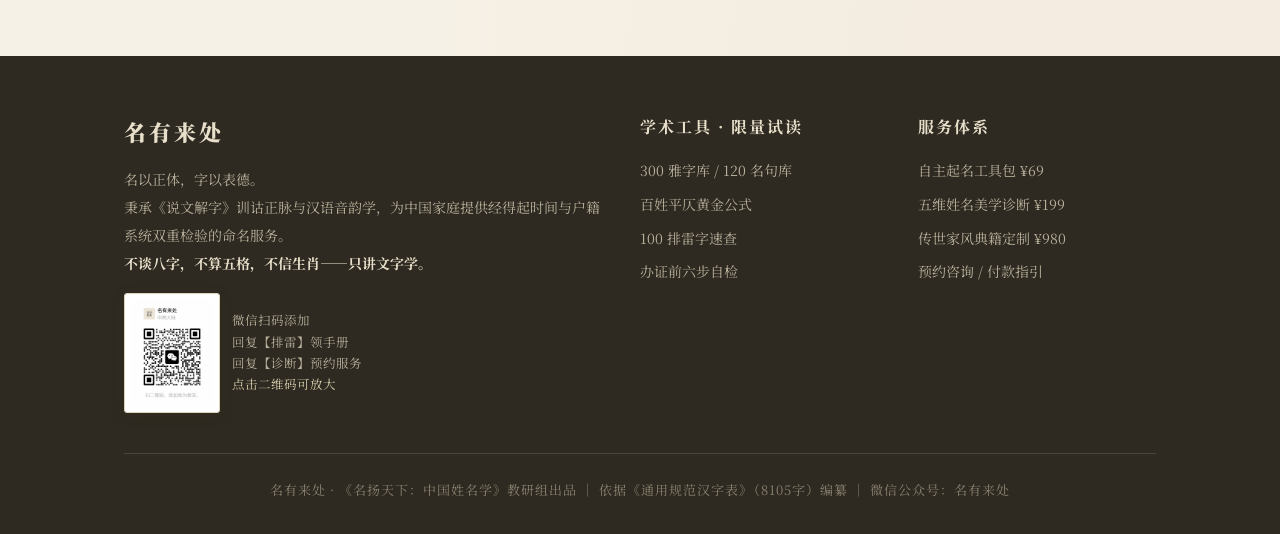
<file: mine.html>
<!DOCTYPE html>
<html lang="zh-CN">
<head>
<meta charset="UTF-8">
<meta name="viewport" content="width=device-width, initial-scale=1.0">
<title>起名排雷自查｜100个必避高危字 + 办证前六步自检｜名有来处</title>
<meta name="description" content="50个伪古风烂俗字、30个训诂翻车凶字、20个系统报错生僻字在线速查，附办证前六步魔鬼排雷自检表。">
<link rel="preconnect" href="https://fonts.googleapis.com">
<link href="https://fonts.googleapis.com/css2?family=Noto+Serif+SC:wght@400;700;900&display=swap" rel="stylesheet">
<link rel="stylesheet" href="css/style.css">
</head>
<body>

<header class="page-hero">
  <div class="wrap">
    <div class="sec-kicker">起名之前 · 先做减法</div>
    <h1 class="page-title">排雷自查</h1>
    <p class="page-subtitle">100 个起名高危字速查 + 办证前六步自检 —— 不踩雷的名字，已赢过 85% 的同龄人</p>
  </div>
</header>

<section class="section" style="padding-top:48px;">
  <div class="wrap">
    <div class="tabs">
      <button class="tab-btn active" data-tab="mines">百字排雷表</button>
      <button class="tab-btn" data-tab="checklist">六步自检表</button>
    </div>

    <!-- ===== 排雷表 ===== -->
    <div id="tab-mines">
      <div class="teaser-slot" data-key="mines" data-what="排雷字"></div>
      <div class="toolbar">
        <input class="search-input" id="mine-search" placeholder="输入你正在考虑的字，立即查雷…如：梓、殇、䶮">
        <select class="filter-select" id="mine-part">
          <option value="">全部红线区</option>
          <option value="伪古风烂俗字">① 伪古风烂俗字（50）</option>
          <option value="训诂翻车字">② 训诂翻车字（30）</option>
          <option value="生僻歧义字">③ 生僻歧义字（20）</option>
        </select>
      </div>
      <div style="font-size:13.5px; color:var(--ink-faint); margin-bottom:16px;" id="mine-count"></div>
      <div id="mine-list"></div>
    </div>

    <!-- ===== 六步自检 ===== -->
    <div id="tab-checklist" style="display:none;">
      <div class="check-progress" id="check-progress">已完成 <strong id="check-done">0</strong> / 6 道安全闸门</div>
      <div class="card" style="max-width:860px; margin:0 auto; padding:32px;">
        <div id="gate-list"></div>
      </div>
      <div class="notice" style="max-width:860px; margin:24px auto 0;">
        <strong>使用说明：</strong>夫妻双方在去派出所办《出生医学证明》前，对准以下 6 道安全闸门逐一打勾。<strong>只要有一项未能通过，请立刻换字微调</strong>——六关全过，方可放心落户。
      </div>
    </div>

    <div class="ink-divider"><span>◆</span></div>
    <div style="text-align:center;">
      <p style="color:var(--ink-soft); margin-bottom:20px;">排完了雷，不知道去哪里找好字？或者已有备选名拿不定主意？</p>
      <div style="display:flex; gap:16px; justify-content:center; flex-wrap:wrap;">
        <a class="btn btn-outline" href="library.html">去雅字库找好字</a>
        <a class="btn btn-primary" href="diagnosis.html">预约五维诊断 ¥199</a>
        <a class="btn btn-gold" href="custom.html">典籍定制 ¥980</a>
      </div>
    </div>
  </div>
</section>

<script src="data/preview.js"></script>
<script src="js/gate.js"></script>
<script src="js/common.js"></script>
<script src="js/mine.js"></script>
</body>
</html>
</file>
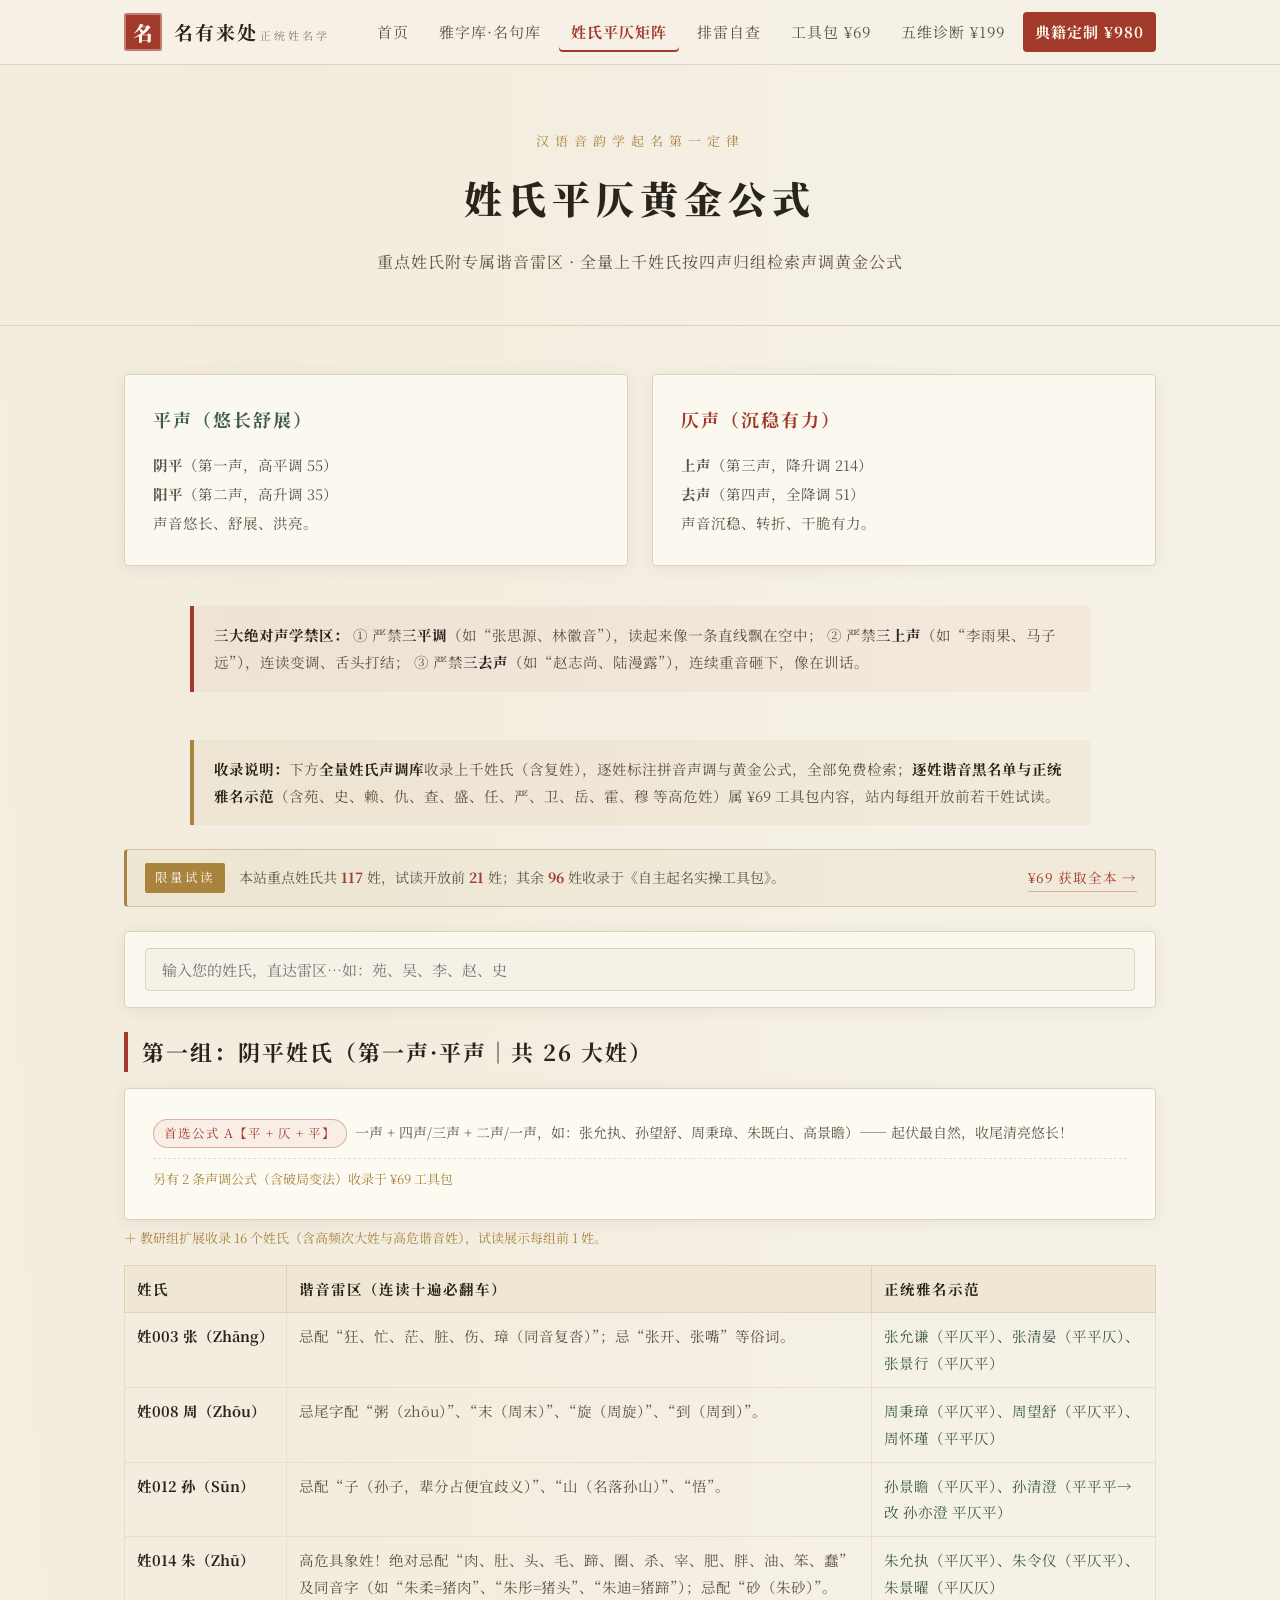
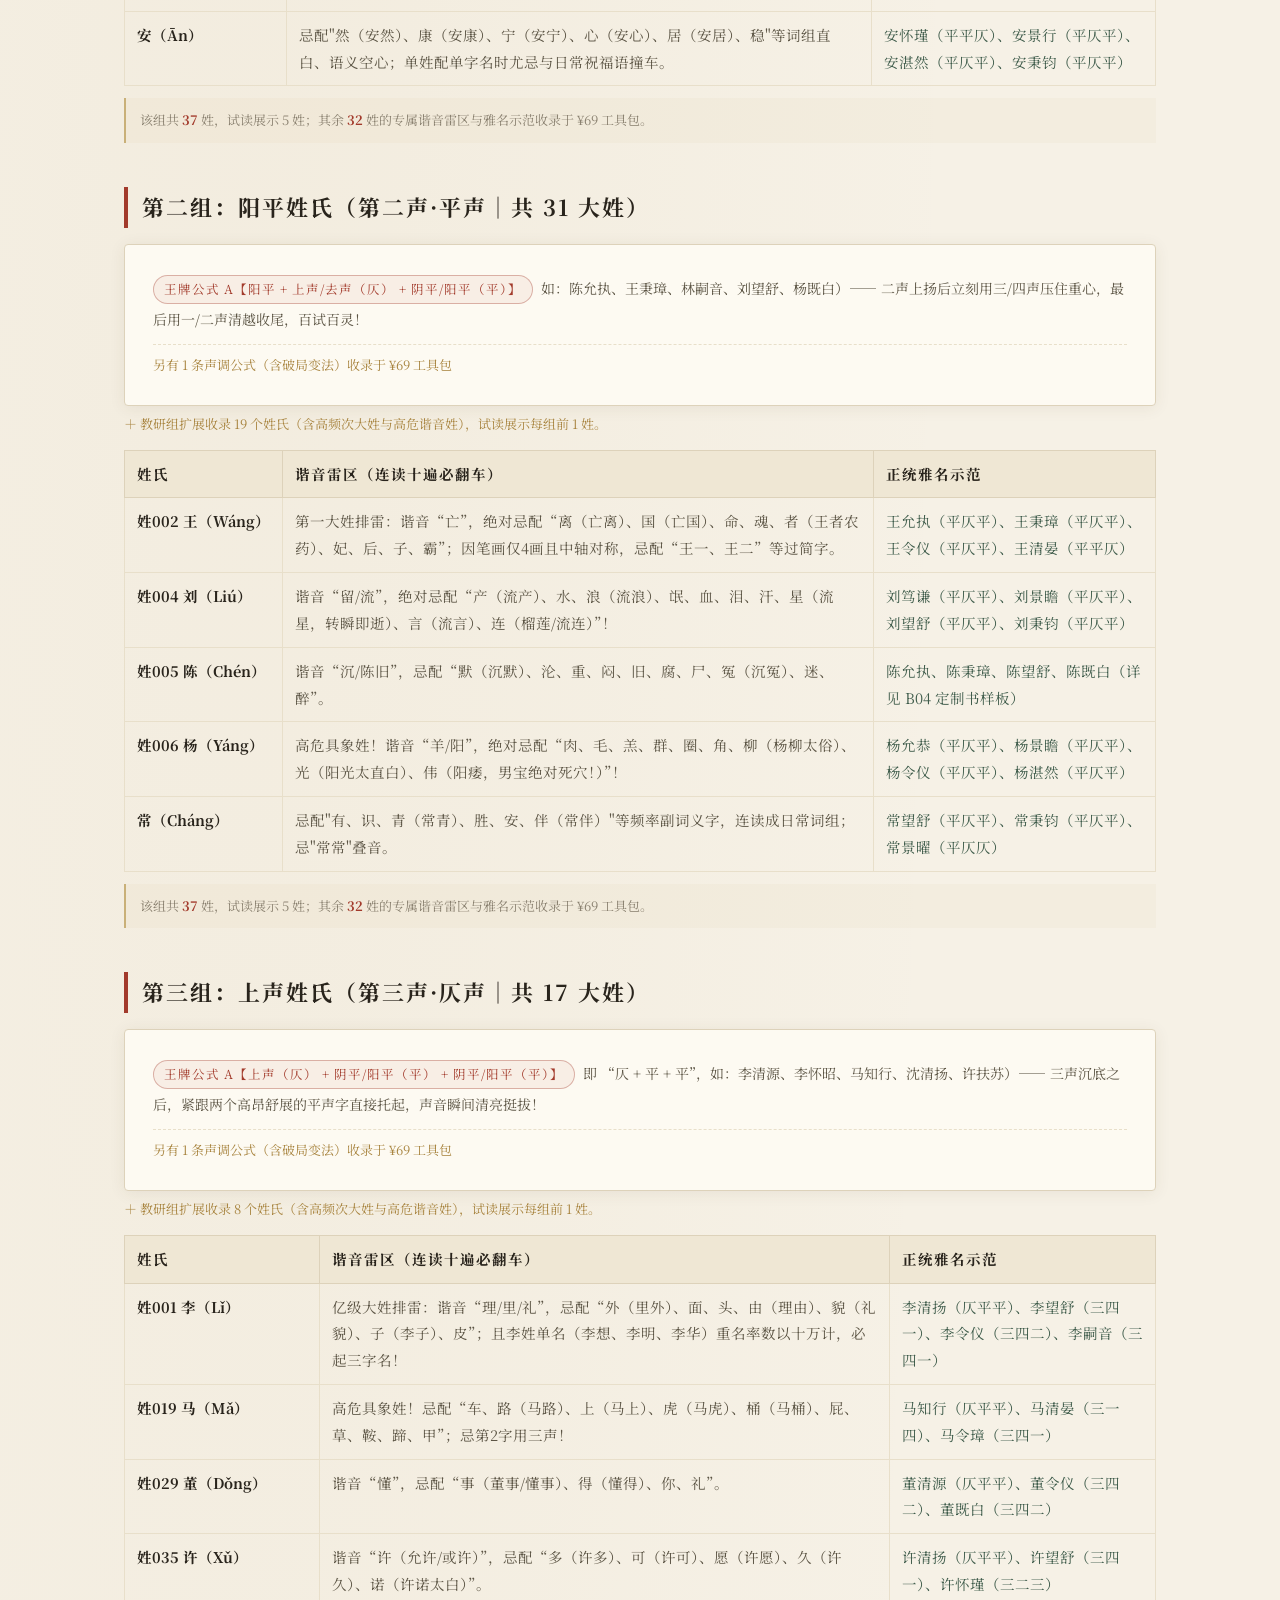
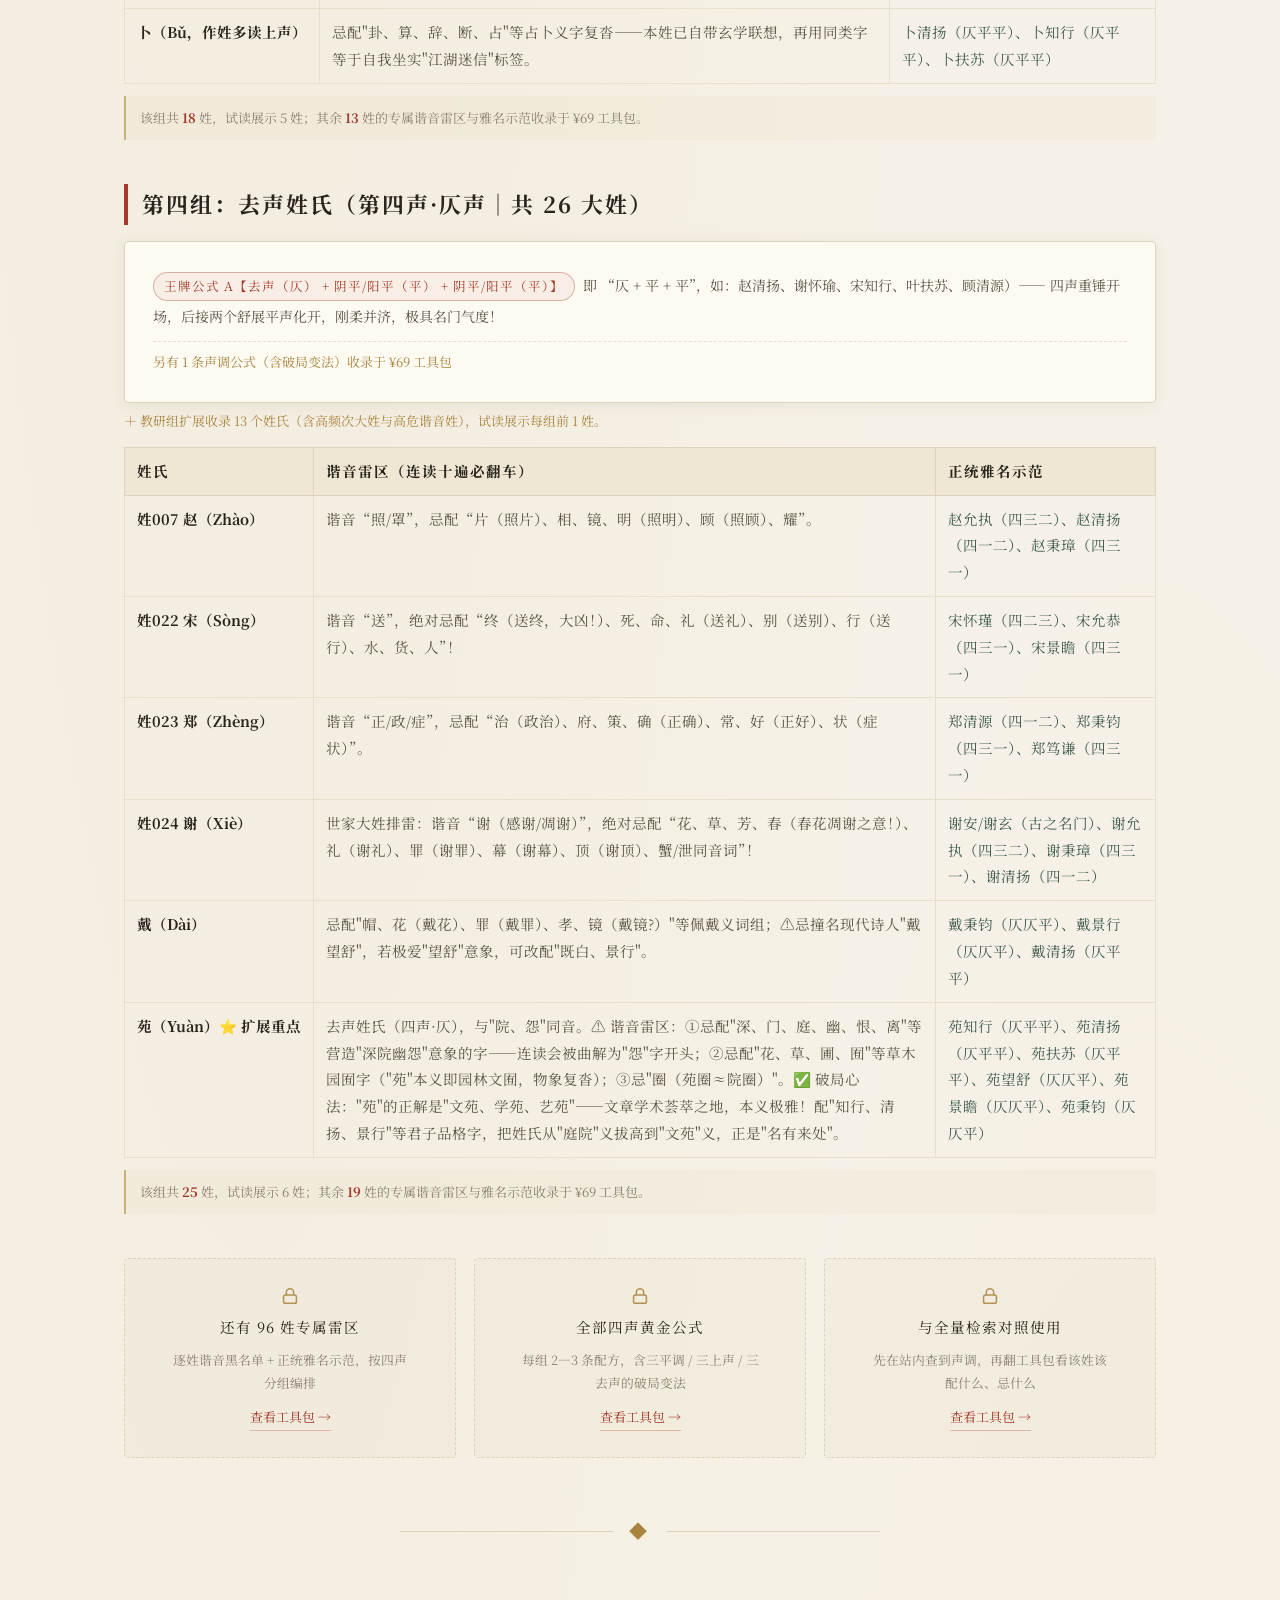
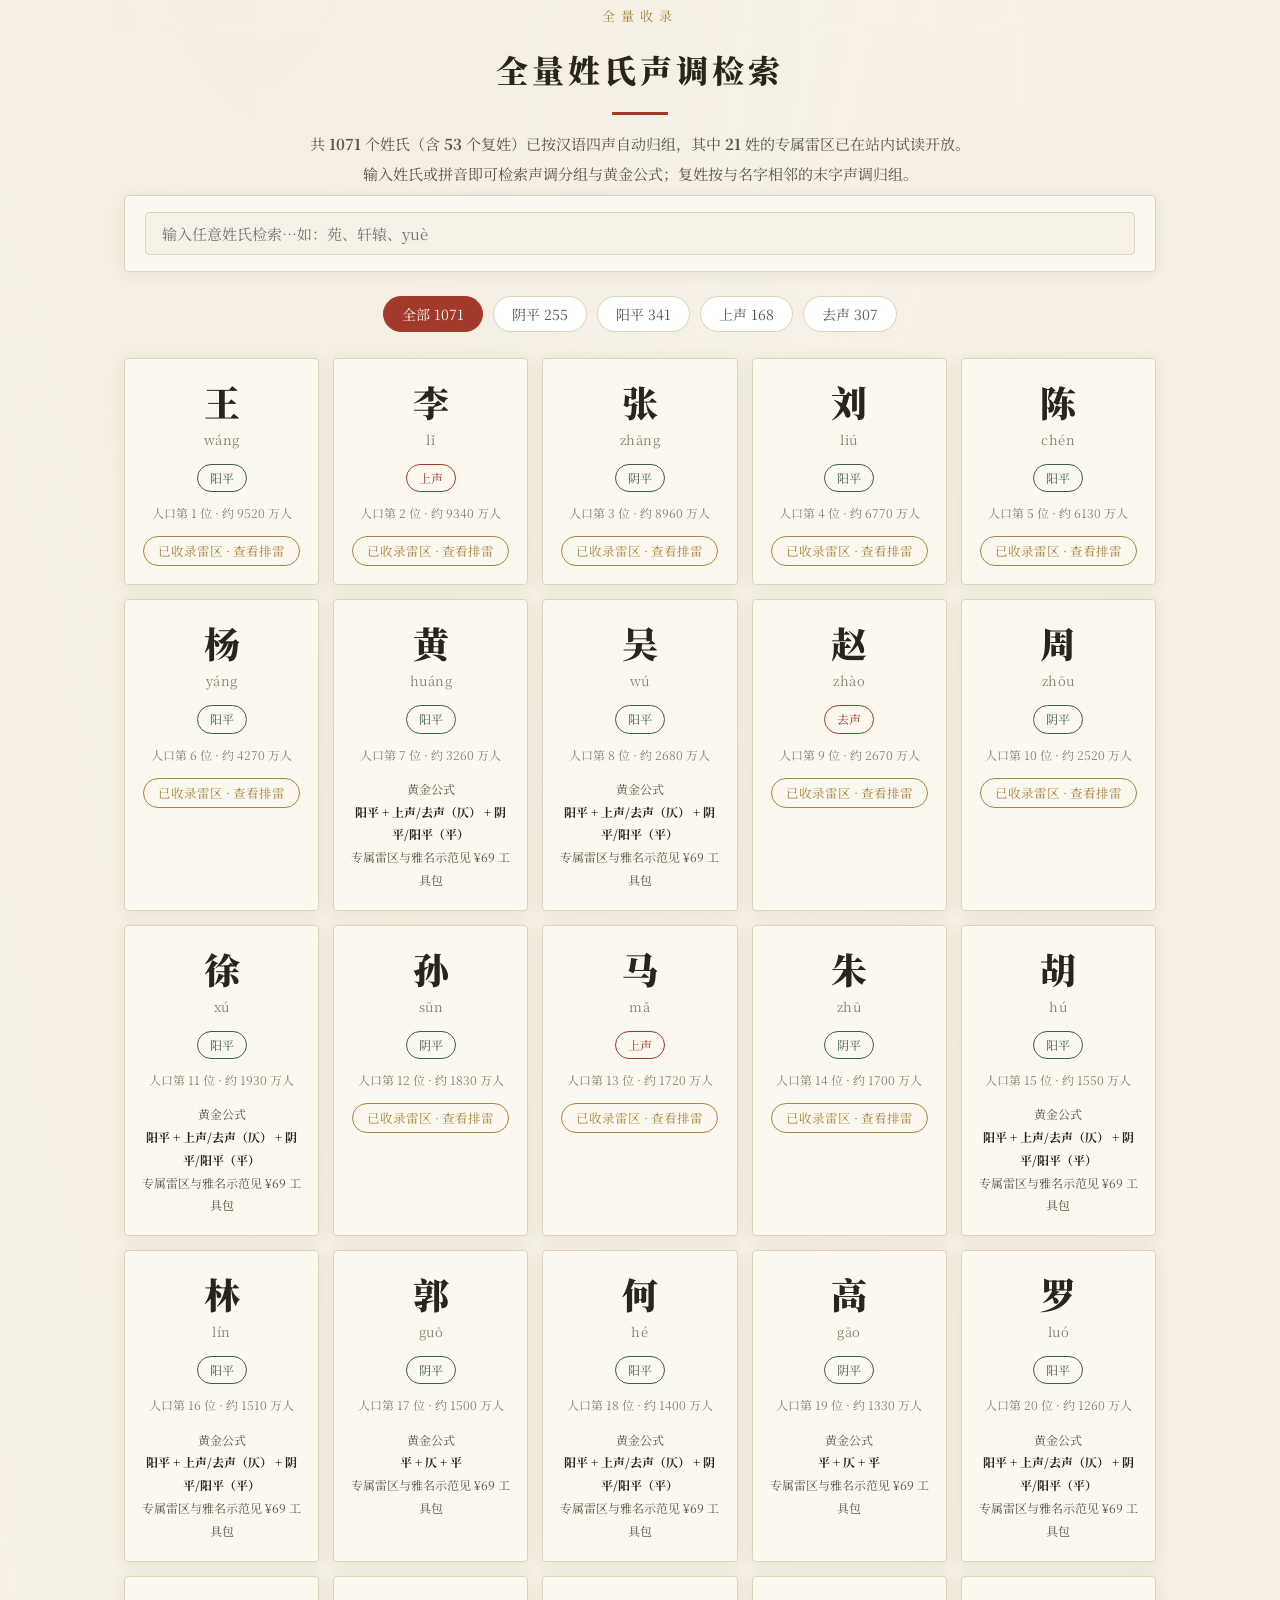
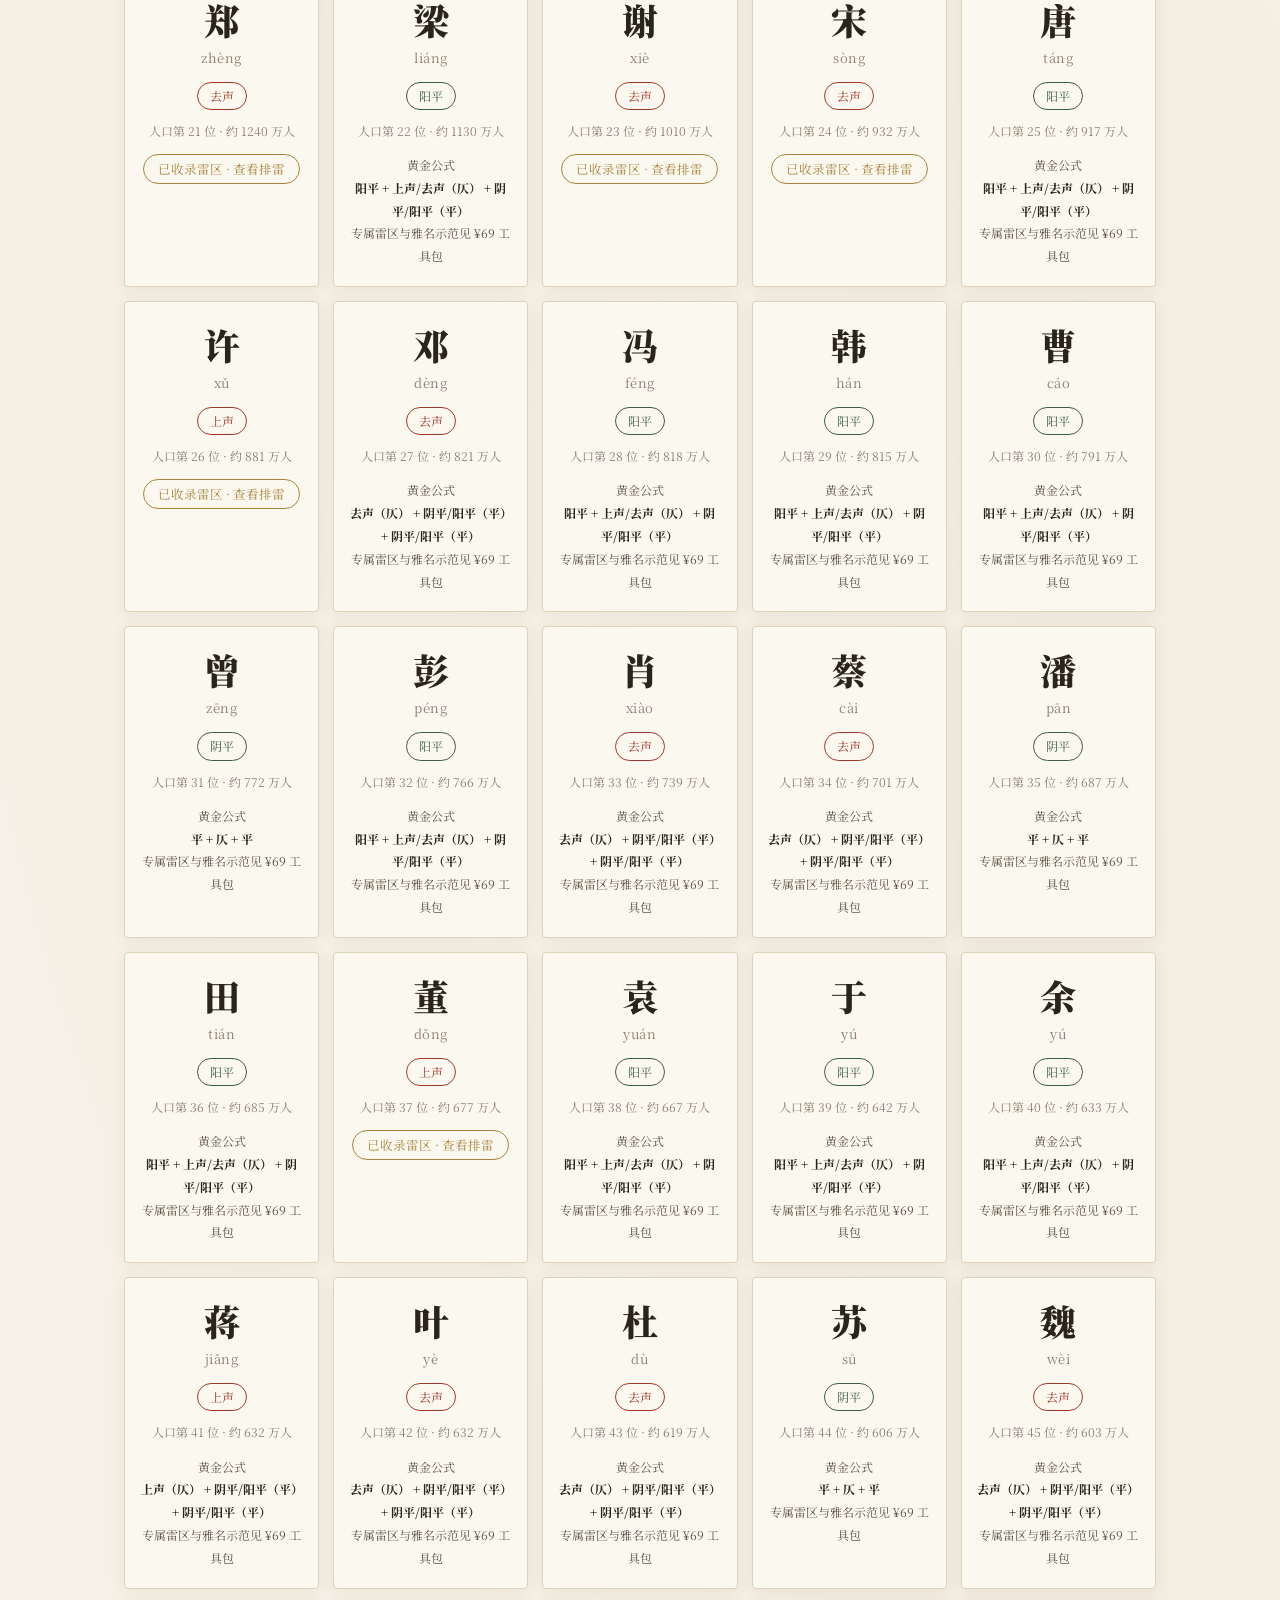
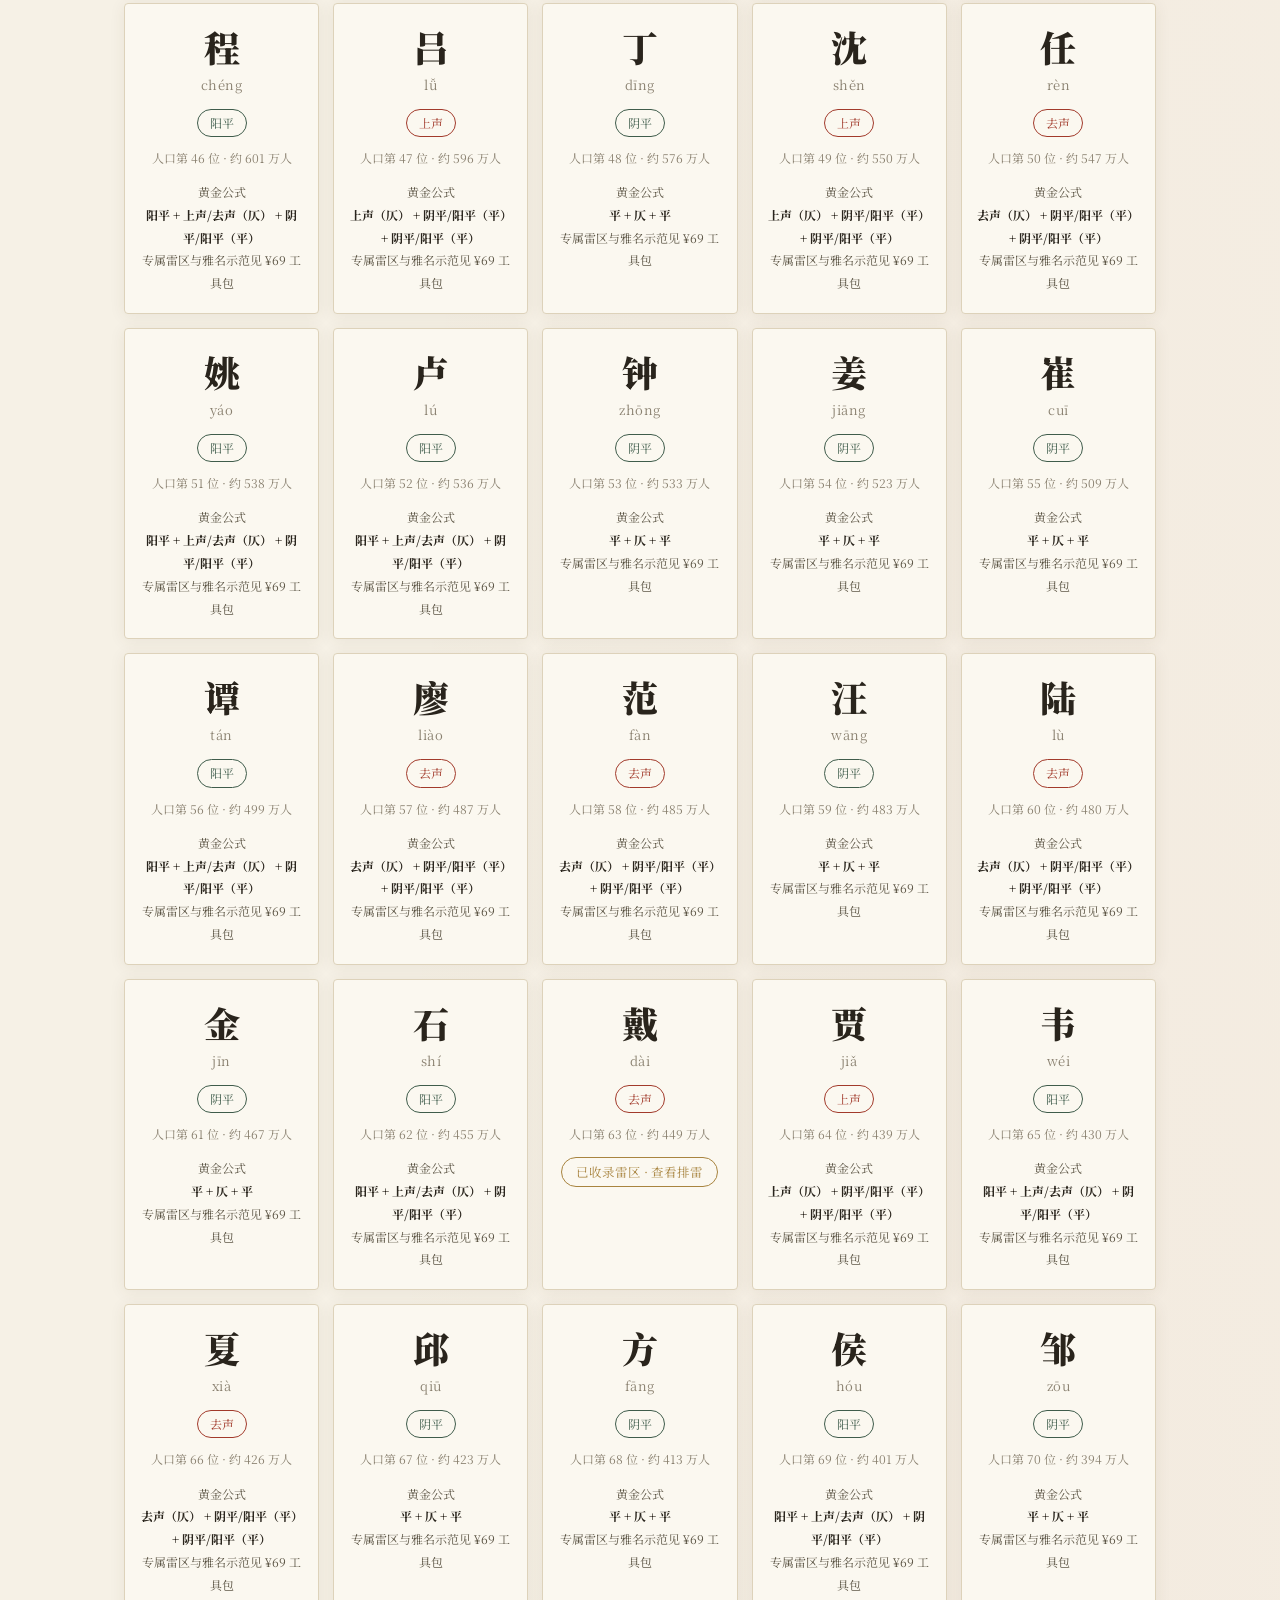
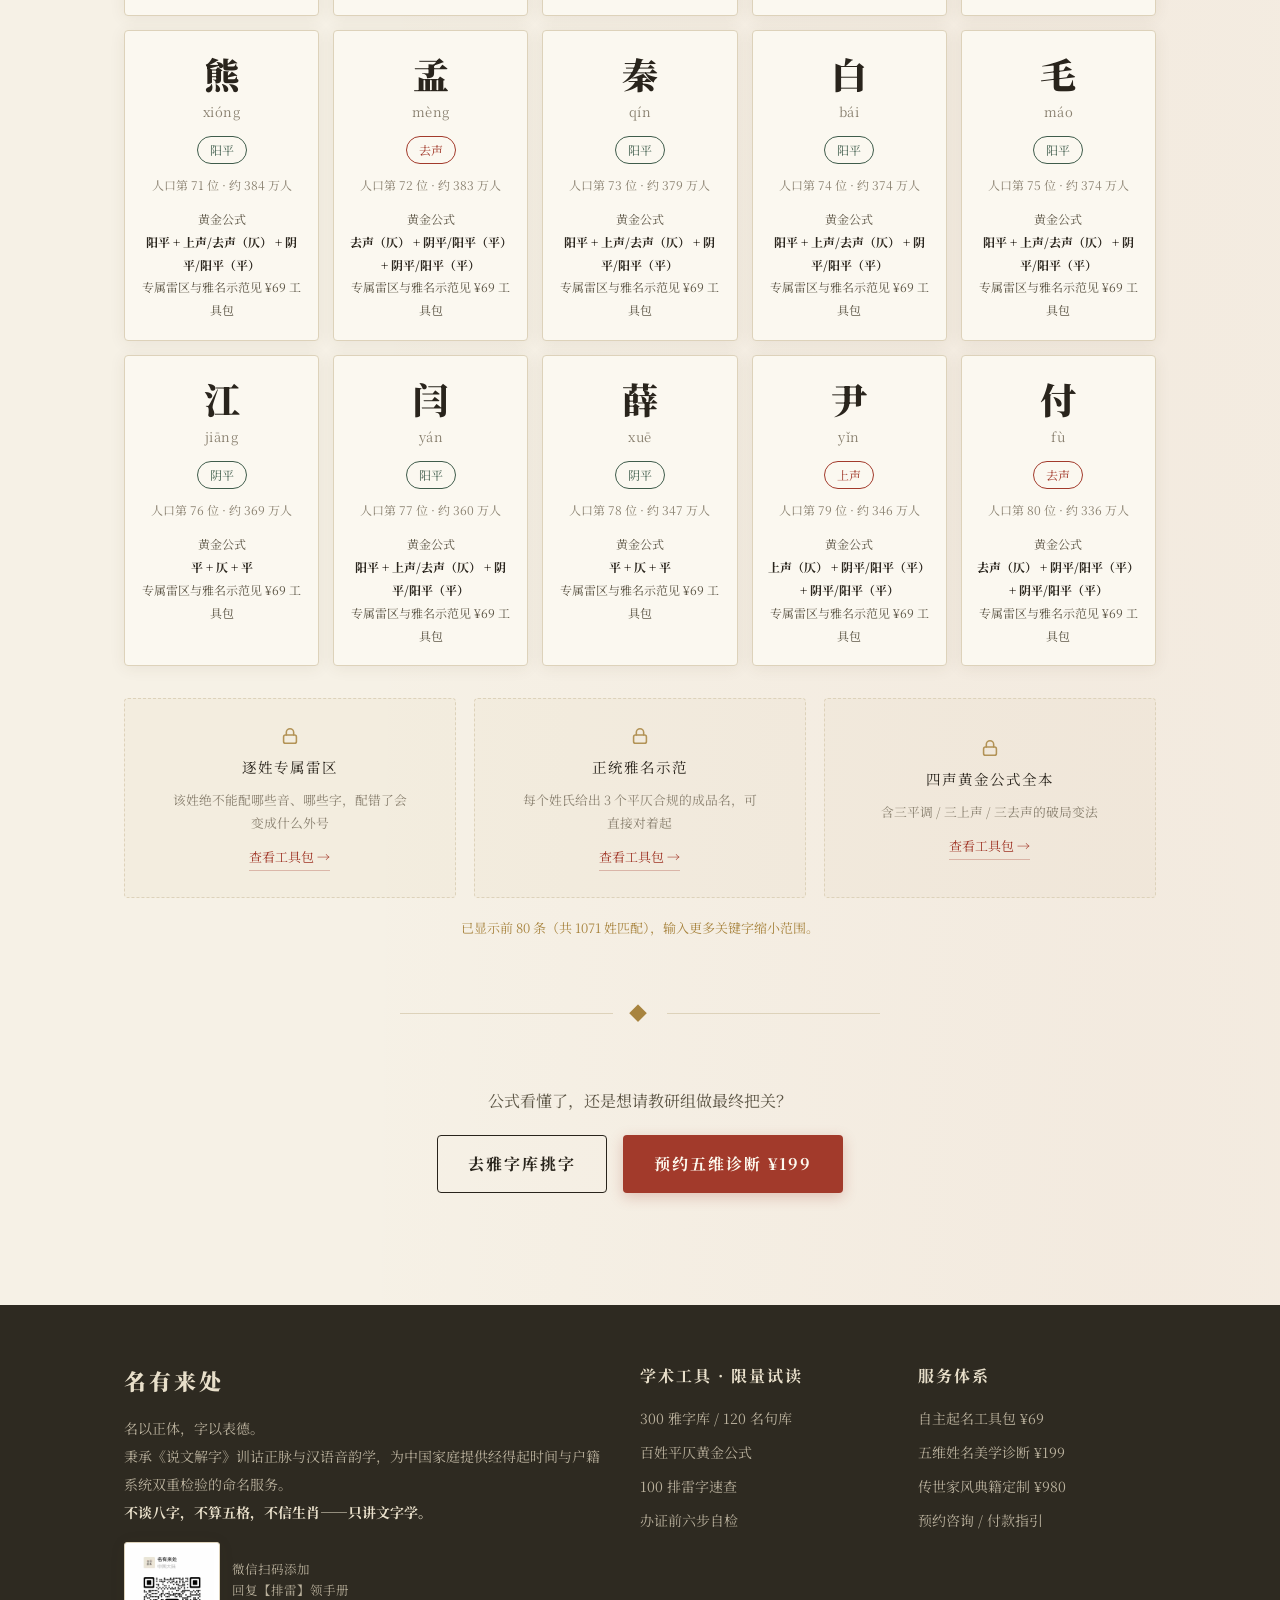
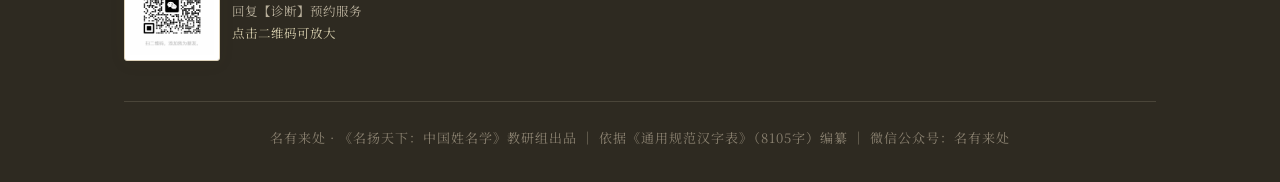
<file: surnames.html>
<!DOCTYPE html>
<html lang="zh-CN">
<head>
<meta charset="UTF-8">
<meta name="viewport" content="width=device-width, initial-scale=1.0">
<title>姓氏平仄黄金公式矩阵｜名有来处</title>
<meta name="description" content="中国前100大姓氏四声平仄黄金公式与专属谐音黑名单速查：查清自家姓氏该配什么声调、绝不能碰什么谐音字。">
<link rel="preconnect" href="https://fonts.googleapis.com">
<link href="https://fonts.googleapis.com/css2?family=Noto+Serif+SC:wght@400;700;900&display=swap" rel="stylesheet">
<link rel="stylesheet" href="css/style.css">
</head>
<body>

<header class="page-hero">
  <div class="wrap">
    <div class="sec-kicker">汉语音韵学起名第一定律</div>
    <h1 class="page-title">姓氏平仄黄金公式</h1>
    <p class="page-subtitle">重点姓氏附专属谐音雷区 · 全量上千姓氏按四声归组检索声调黄金公式</p>
  </div>
</header>

<section class="section" style="padding-top:48px;">
  <div class="wrap">
    <!-- 声学基础 -->
    <div class="grid grid-2" style="margin-bottom:40px;">
      <div class="card">
        <h3 style="font-size:18px; letter-spacing:2px; margin-bottom:14px; color:var(--jade);">平声（悠长舒展）</h3>
        <p style="font-size:14.5px; color:var(--ink-soft); line-height:2;">
          <strong>阴平</strong>（第一声，高平调 55）<br>
          <strong>阳平</strong>（第二声，高升调 35）<br>
          声音悠长、舒展、洪亮。
        </p>
      </div>
      <div class="card">
        <h3 style="font-size:18px; letter-spacing:2px; margin-bottom:14px; color:var(--cinnabar);">仄声（沉稳有力）</h3>
        <p style="font-size:14.5px; color:var(--ink-soft); line-height:2;">
          <strong>上声</strong>（第三声，降升调 214）<br>
          <strong>去声</strong>（第四声，全降调 51）<br>
          声音沉稳、转折、干脆有力。
        </p>
      </div>
    </div>

    <!-- 三大禁区 -->
    <div class="notice" style="max-width:900px; margin:0 auto 48px;">
      <strong>三大绝对声学禁区：</strong>
      ① 严禁<strong>三平调</strong>（如“张思源、林徽音”），读起来像一条直线飘在空中；
      ② 严禁<strong>三上声</strong>（如“李雨果、马子远”），连读变调、舌头打结；
      ③ 严禁<strong>三去声</strong>（如“赵志尚、陆漫露”），连续重音砸下，像在训话。
    </div>

    <div class="notice notice-gold" style="margin:0 0 24px; max-width:900px; margin-left:auto; margin-right:auto;">
      <strong>收录说明：</strong>下方<strong>全量姓氏声调库</strong>收录上千姓氏（含复姓），逐姓标注拼音声调与黄金公式，全部免费检索；<strong>逐姓谐音黑名单与正统雅名示范</strong>（含苑、史、赖、仇、查、盛、任、严、卫、岳、霍、穆 等高危姓）属 ¥69 工具包内容，站内每组开放前若干姓试读。
    </div>

    <div class="teaser-slot" data-key="surnames" data-what="重点姓氏"></div>

    <div class="toolbar">
      <input class="search-input" id="surname-search" placeholder="输入您的姓氏，直达雷区…如：苑、吴、李、赵、史">
    </div>

    <div id="surname-groups"></div>

    <!-- 全量姓氏声调检索 -->
    <div class="ink-divider"><span>◆</span></div>

    <div style="text-align:center; margin-bottom:6px;">
      <div class="sec-kicker">全量收录</div>
      <h2 class="sec-title">全量姓氏声调检索</h2>
      <p style="color:var(--ink-soft); font-size:15px; line-height:2; max-width:760px; margin:14px auto 0;">
        共 <strong id="all-count">—</strong> 个姓氏（含 <strong>53</strong> 个复姓）已按汉语四声自动归组，其中
        <strong id="all-curated">—</strong> 姓的专属雷区已在站内试读开放。<br>
        输入姓氏或拼音即可检索声调分组与黄金公式；复姓按与名字相邻的末字声调归组。
      </p>
    </div>

    <div class="toolbar">
      <input class="search-input" id="all-search" placeholder="输入任意姓氏检索…如：苑、轩辕、yuè">
    </div>

    <div class="tone-chips" id="tone-chips"></div>
    <div id="all-results" class="surn-cards"></div>
    <p id="all-more" style="text-align:center; font-size:13px; color:var(--gold); margin-top:18px;"></p>

    <div class="ink-divider"><span>◆</span></div>
    <div style="text-align:center;">
      <p style="color:var(--ink-soft); margin-bottom:20px;">公式看懂了，还是想请教研组做最终把关？</p>
      <div style="display:flex; gap:16px; justify-content:center; flex-wrap:wrap;">
        <a class="btn btn-outline" href="library.html">去雅字库挑字</a>
        <a class="btn btn-primary" href="diagnosis.html">预约五维诊断 ¥199</a>
      </div>
    </div>
  </div>
</section>

<script src="data/preview.js"></script>
<script src="js/gate.js"></script>
<script src="js/common.js"></script>
<script src="js/surnames.js"></script>
<script src="js/surnames_all.js"></script>
</body>
</html>
</file>
<file: css/style.css>
/* ============================================
   名有来处 · 新中式书卷气设计系统
   ============================================ */
:root {
  --paper: #f6f1e6;
  --paper-deep: #efe7d4;
  --card: #fbf8f0;
  --ink: #29241c;
  --ink-soft: #5c5545;
  --ink-faint: #8a8170;
  --cinnabar: #a23a2b;
  --cinnabar-deep: #8c2f23;
  --gold: #a8843f;
  --gold-soft: #c9b078;
  --line: #ddd2ba;
  --line-soft: #e8dfca;
  --jade: #3f5c4b;
  --shadow: 0 2px 16px rgba(80, 66, 40, 0.08);
  --radius: 4px;
  --font-serif: "Noto Serif SC", "Songti SC", "STSong", "SimSun", serif;
}

* { margin: 0; padding: 0; box-sizing: border-box; }

html { scroll-behavior: smooth; }

body {
  font-family: var(--font-serif);
  background: var(--paper);
  color: var(--ink);
  line-height: 1.85;
  font-size: 16px;
  background-image:
    radial-gradient(ellipse at 20% 0%, rgba(168, 132, 63, 0.05), transparent 50%),
    radial-gradient(ellipse at 90% 100%, rgba(162, 58, 43, 0.04), transparent 50%);
  min-height: 100vh;
}

::selection { background: rgba(162, 58, 43, 0.18); }

a { color: var(--cinnabar); text-decoration: none; }
a:hover { color: var(--cinnabar-deep); }

.wrap { max-width: 1080px; margin: 0 auto; padding: 0 24px; }

/* ---------- 顶部导航 ---------- */
.site-nav {
  position: sticky; top: 0; z-index: 100;
  background: rgba(246, 241, 230, 0.94);
  backdrop-filter: blur(8px);
  border-bottom: 1px solid var(--line);
}
.site-nav .wrap {
  display: flex; align-items: center; justify-content: space-between;
  height: 64px;
}
.brand { display: flex; align-items: center; gap: 12px; }
.brand-seal {
  width: 38px; height: 38px;
  background: var(--cinnabar);
  color: #fdf9ef;
  display: flex; align-items: center; justify-content: center;
  font-size: 20px; font-weight: 900;
  border-radius: 3px;
  box-shadow: inset 0 0 0 2px rgba(253, 249, 239, 0.35);
  font-family: var(--font-serif);
  flex-shrink: 0;
}
.brand-name { font-size: 19px; font-weight: 700; letter-spacing: 2px; color: var(--ink); }
.brand-sub { font-size: 11px; color: var(--ink-faint); letter-spacing: 3px; margin-left: 2px; }
.nav-links { display: flex; gap: 6px; align-items: center; }
.nav-links a {
  color: var(--ink-soft); font-size: 15px; padding: 6px 12px;
  border-radius: var(--radius); letter-spacing: 1px;
  transition: all 0.2s;
}
.nav-links a:hover { color: var(--cinnabar); background: rgba(162, 58, 43, 0.06); }
.nav-links a.active {
  color: var(--cinnabar); font-weight: 700;
  box-shadow: inset 0 -2px 0 var(--cinnabar);
}
.nav-cta {
  background: var(--cinnabar) !important; color: #fdf9ef !important;
  font-weight: 700;
}
.nav-cta:hover { background: var(--cinnabar-deep) !important; }
.nav-toggle { display: none; background: none; border: none; font-size: 22px; color: var(--ink); cursor: pointer; }

/* ---------- 通用区块 ---------- */
.section { padding: 72px 0; }
.section-alt { background: var(--paper-deep); }

.sec-head { text-align: center; margin-bottom: 48px; }
.sec-kicker {
  display: block; font-size: 13px; letter-spacing: 6px;
  color: var(--gold); margin-bottom: 12px;
}
.sec-title {
  font-size: 32px; font-weight: 900; letter-spacing: 4px; color: var(--ink);
  position: relative; display: inline-block; padding-bottom: 16px;
}
.sec-title::after {
  content: ""; position: absolute; left: 50%; bottom: 0;
  transform: translateX(-50%);
  width: 56px; height: 3px; background: var(--cinnabar);
}
.sec-desc { max-width: 640px; margin: 18px auto 0; color: var(--ink-soft); font-size: 15.5px; }

/* ---------- 按钮 ---------- */
.btn {
  display: inline-flex; align-items: center; gap: 8px;
  padding: 13px 30px; font-size: 16px; font-family: var(--font-serif);
  letter-spacing: 2px; border-radius: var(--radius); cursor: pointer;
  border: 1px solid transparent; transition: all 0.25s; font-weight: 700;
}
.btn-primary { background: var(--cinnabar); color: #fdf9ef; box-shadow: 0 4px 14px rgba(162, 58, 43, 0.25); }
.btn-primary:hover { background: var(--cinnabar-deep); color: #fff; transform: translateY(-2px); }
.btn-outline { border-color: var(--ink); color: var(--ink); background: transparent; }
.btn-outline:hover { border-color: var(--cinnabar); color: var(--cinnabar); background: rgba(162, 58, 43, 0.05); }
.btn-gold { background: var(--gold); color: #fdf9ef; }
.btn-gold:hover { background: #93723a; color: #fff; transform: translateY(-2px); }
.btn-sm { padding: 8px 18px; font-size: 14px; }

/* ---------- 卡片 ---------- */
.card {
  background: var(--card);
  border: 1px solid var(--line);
  border-radius: var(--radius);
  box-shadow: var(--shadow);
  padding: 28px;
  position: relative;
}
.card-hover { transition: all 0.25s; }
.card-hover:hover { transform: translateY(-4px); box-shadow: 0 8px 28px rgba(80, 66, 40, 0.14); border-color: var(--gold-soft); }

.grid { display: grid; gap: 24px; }
.grid-2 { grid-template-columns: repeat(2, 1fr); }
.grid-3 { grid-template-columns: repeat(3, 1fr); }
.grid-4 { grid-template-columns: repeat(4, 1fr); }

/* ---------- 印章元素 ---------- */
.seal-stamp {
  display: inline-flex; align-items: center; justify-content: center;
  background: var(--cinnabar); color: #fdf9ef;
  font-weight: 900; letter-spacing: 0;
  border-radius: 3px; box-shadow: inset 0 0 0 2px rgba(253, 249, 239, 0.35);
  padding: 4px;
}

/* ---------- 竖排文字 ---------- */
.vertical-text {
  writing-mode: vertical-rl;
  letter-spacing: 12px;
}

/* ---------- 标签 ---------- */
.tag {
  display: inline-block; padding: 2px 10px; font-size: 12.5px;
  border-radius: 20px; letter-spacing: 1px;
  border: 1px solid var(--line); color: var(--ink-soft); background: var(--paper);
}
.tag-cinnabar { border-color: rgba(162, 58, 43, 0.35); color: var(--cinnabar); background: rgba(162, 58, 43, 0.06); }
.tag-gold { border-color: rgba(168, 132, 63, 0.4); color: var(--gold); background: rgba(168, 132, 63, 0.08); }
.tag-jade { border-color: rgba(63, 92, 75, 0.35); color: var(--jade); background: rgba(63, 92, 75, 0.06); }

/* ---------- 表格 ---------- */
.data-table { width: 100%; border-collapse: collapse; font-size: 14.5px; }
.data-table th {
  background: var(--paper-deep); color: var(--ink);
  font-weight: 700; letter-spacing: 1px;
  padding: 10px 12px; border: 1px solid var(--line);
  text-align: left; white-space: nowrap;
}
.data-table td {
  padding: 10px 12px; border: 1px solid var(--line-soft);
  vertical-align: top; color: var(--ink-soft);
}
.data-table tr:hover td { background: rgba(168, 132, 63, 0.05); }

/* ---------- 页脚 ---------- */
.site-footer {
  background: #2e2a21; color: #b9b09c;
  padding: 56px 0 32px; margin-top: 40px;
}
.site-footer .footer-grid { display: grid; grid-template-columns: 2fr 1fr 1fr; gap: 40px; }
.site-footer h4 { color: #e8dfca; font-size: 16px; letter-spacing: 2px; margin-bottom: 16px; }
.site-footer a { color: #b9b09c; display: block; margin-bottom: 8px; font-size: 14px; }
.site-footer a:hover { color: var(--gold-soft); }
.footer-brand-name { font-size: 22px; font-weight: 900; color: #e8dfca; letter-spacing: 3px; margin-bottom: 12px; }
.footer-bottom {
  border-top: 1px solid rgba(185, 176, 156, 0.2);
  margin-top: 40px; padding-top: 24px;
  font-size: 13px; text-align: center; color: #8a8170; letter-spacing: 1px;
}

/* ---------- 工具条（搜索筛选） ---------- */
.toolbar {
  display: flex; flex-wrap: wrap; gap: 12px; align-items: center;
  background: var(--card); border: 1px solid var(--line);
  padding: 16px 20px; border-radius: var(--radius);
  margin-bottom: 24px; box-shadow: var(--shadow);
}
.search-input {
  flex: 1; min-width: 200px;
  padding: 10px 16px; font-size: 15px; font-family: var(--font-serif);
  border: 1px solid var(--line); border-radius: var(--radius);
  background: var(--paper); color: var(--ink); outline: none;
  transition: border-color 0.2s;
}
.search-input:focus { border-color: var(--cinnabar); }
.filter-select {
  padding: 10px 12px; font-size: 14px; font-family: var(--font-serif);
  border: 1px solid var(--line); border-radius: var(--radius);
  background: var(--paper); color: var(--ink); cursor: pointer; outline: none;
}

/* ---------- 字库卡片 ---------- */
.char-card { text-align: center; padding: 20px 16px; }
.char-glyph {
  font-size: 52px; font-weight: 900; line-height: 1.2; color: var(--ink);
  margin-bottom: 4px;
}
.char-pinyin { font-size: 13px; color: var(--gold); letter-spacing: 1px; margin-bottom: 8px; }
.char-meta { font-size: 12px; color: var(--ink-faint); margin-bottom: 10px; }
.char-meaning {
  font-size: 13px; color: var(--ink-soft); text-align: left;
  border-top: 1px dashed var(--line); padding-top: 10px;
  max-height: 120px; overflow: hidden; position: relative;
}
.char-combos {
  margin-top: 8px; font-size: 13px; color: var(--cinnabar);
  border-top: 1px dashed var(--line); padding-top: 8px; text-align: left;
}

/* ---------- Tabs ---------- */
.tabs { display: flex; gap: 4px; justify-content: center; margin-bottom: 36px; flex-wrap: wrap; }
.tab-btn {
  padding: 10px 26px; font-size: 16px; font-family: var(--font-serif);
  background: transparent; border: 1px solid var(--line);
  color: var(--ink-soft); cursor: pointer; letter-spacing: 2px;
  border-radius: var(--radius); transition: all 0.2s; font-weight: 700;
}
.tab-btn:hover { border-color: var(--cinnabar); color: var(--cinnabar); }
.tab-btn.active { background: var(--cinnabar); border-color: var(--cinnabar); color: #fdf9ef; }

/* ---------- 表单 ---------- */
.form-card { max-width: 760px; margin: 0 auto; }
.form-group { margin-bottom: 22px; }
.form-label { display: block; font-weight: 700; margin-bottom: 8px; font-size: 15px; letter-spacing: 1px; }
.form-label .req { color: var(--cinnabar); margin-left: 4px; }
.form-hint { font-size: 13px; color: var(--ink-faint); margin-top: 6px; line-height: 1.6; }
.form-input, .form-textarea, .form-select {
  width: 100%; padding: 11px 14px; font-size: 15px;
  font-family: var(--font-serif);
  border: 1px solid var(--line); border-radius: var(--radius);
  background: var(--paper); color: var(--ink); outline: none;
  transition: border-color 0.2s;
}
.form-input:focus, .form-textarea:focus, .form-select:focus { border-color: var(--cinnabar); }
.form-textarea { min-height: 90px; resize: vertical; }
.checkbox-group { display: grid; grid-template-columns: repeat(2, 1fr); gap: 8px; }
.checkbox-item {
  display: flex; align-items: flex-start; gap: 8px;
  padding: 10px 12px; border: 1px solid var(--line-soft);
  border-radius: var(--radius); cursor: pointer; font-size: 14px;
  transition: all 0.2s; line-height: 1.6;
}
.checkbox-item:hover { border-color: var(--gold-soft); }
.checkbox-item input { margin-top: 5px; accent-color: var(--cinnabar); }
.checkbox-item.checked { border-color: var(--cinnabar); background: rgba(162, 58, 43, 0.04); }

/* ---------- 结果输出 ---------- */
.result-box {
  display: none; margin-top: 28px;
  border: 1px solid var(--gold-soft); background: #fdfaf2;
  border-radius: var(--radius); padding: 24px;
}
.result-box.show { display: block; }
.result-box textarea {
  width: 100%; min-height: 260px; font-family: var(--font-serif);
  font-size: 14px; line-height: 1.8; padding: 16px;
  border: 1px solid var(--line); border-radius: var(--radius);
  background: var(--paper); color: var(--ink); resize: vertical;
}

/* ---------- 云端提交状态 ---------- */
.submit-status {
  font-size: 13.5px; line-height: 1.9; padding: 11px 16px;
  border-radius: var(--radius); margin-bottom: 16px;
  border-left: 3px solid var(--gold);
  background: rgba(168, 132, 63, .08); color: var(--ink-soft);
}
.submit-status.pending { border-left-color: var(--gold); background: rgba(168, 132, 63, .1); }
.submit-status.ok { border-left-color: #4a7c59; background: rgba(74, 124, 89, .1); color: #33583e; }
.submit-status.warn { border-left-color: var(--cinnabar); background: rgba(162, 58, 43, .09); color: #8a3325; }

/* ---------- 二维码 ---------- */
.qr-code {
  width: 150px; max-width: 100%; height: auto;
  background: #fff; padding: 8px;
  border: 1px solid var(--line); border-radius: var(--radius);
  box-shadow: var(--shadow);
  box-sizing: content-box;
  cursor: zoom-in; transition: box-shadow .2s ease, transform .2s ease;
}
.qr-code:hover { transform: translateY(-2px); box-shadow: 0 10px 26px rgba(60, 42, 24, .22); }
.qr-caption { font-size: 13px; color: var(--ink-faint); margin-top: 10px; letter-spacing: 1px; line-height: 1.7; }

/* ---------- 图片查看器弹框 ---------- */
.img-viewer {
  display: none; position: fixed; inset: 0; z-index: 9999;
  align-items: center; justify-content: center;
  padding: 64px 16px 18px; box-sizing: border-box;
  overflow: hidden;
}
.img-viewer.open { display: flex; }
.img-viewer-mask {
  position: absolute; inset: 0;
  background: rgba(20, 15, 8, .82);
  backdrop-filter: blur(3px);
  -webkit-backdrop-filter: blur(3px);
}
.img-viewer-body {
  position: relative; z-index: 1; text-align: center;
  max-width: min(88vw, 520px);
  max-height: 100%;
  display: flex; flex-direction: column; align-items: center;
  animation: viewer-pop .25s ease;
}
@keyframes viewer-pop {
  from { opacity: 0; transform: scale(.92); }
  to { opacity: 1; transform: scale(1); }
}
.img-viewer-img {
  /* 宽高同时设上限：竖版图按视口高度等比缩放，保证顶部与说明文字都不被裁切 */
  width: auto; height: auto;
  max-width: 100%;
  max-height: calc(100vh - 190px);
  max-height: calc(100dvh - 190px);
  background: #fff; padding: 12px; border-radius: 10px;
  box-shadow: 0 24px 64px rgba(0, 0, 0, .45);
  /* border-box：内边距计入尺寸，避免白卡比容器宽出 2×padding 导致窄屏右侧被切 */
  box-sizing: border-box;
}
.img-viewer-close {
  /* 固定在视口右上角，不随内容溢出跑出屏幕 */
  position: fixed; top: 16px; right: 16px; z-index: 10001;
  width: 40px; height: 40px; border: 1px solid rgba(255,255,255,.5);
  border-radius: 50%; background: rgba(255,255,255,.1);
  color: #fff; font-size: 24px; line-height: 1; cursor: pointer;
  transition: background .2s ease;
  display: flex; align-items: center; justify-content: center;
}
.img-viewer-close:hover { background: rgba(255,255,255,.24); }
.img-viewer-caption {
  margin-top: 14px; color: #e8dfca; font-size: 13.5px; letter-spacing: 1px; line-height: 1.8;
  text-shadow: 0 1px 4px rgba(0,0,0,.5);
  flex-shrink: 0; max-width: 100%;
}
/* 矮屏（横屏手机 / 小窗口）进一步压缩留白，隐藏说明文字保证大图完整 */
@media (max-height: 560px) {
  .img-viewer { padding: 52px 12px 10px; }
  .img-viewer-img {
    max-height: calc(100vh - 100px);
    max-height: calc(100dvh - 100px);
    padding: 8px;
  }
  .img-viewer-caption { display: none; }
}

/* ---------- 提示框 ---------- */
.notice {
  border-left: 4px solid var(--cinnabar);
  background: rgba(162, 58, 43, 0.05);
  padding: 16px 20px; border-radius: 0 var(--radius) var(--radius) 0;
  font-size: 14.5px; color: var(--ink-soft); margin: 20px 0;
}
.notice-gold { border-left-color: var(--gold); background: rgba(168, 132, 63, 0.07); }
.notice strong { color: var(--ink); }

/* ---------- 价格 ---------- */
.price { font-size: 40px; font-weight: 900; color: var(--cinnabar); }
.price small { font-size: 15px; color: var(--ink-faint); font-weight: 400; text-decoration: line-through; margin-left: 8px; }
.price-unit { font-size: 15px; color: var(--ink-faint); font-weight: 400; }

/* ---------- 页头横幅 ---------- */
.page-hero {
  padding: 64px 0 48px; text-align: center;
  border-bottom: 1px solid var(--line);
  position: relative; overflow: hidden;
}
.page-hero .sec-kicker { margin-bottom: 10px; }
.page-title { font-size: 38px; font-weight: 900; letter-spacing: 6px; }
.page-subtitle { color: var(--ink-soft); margin-top: 14px; font-size: 16px; letter-spacing: 1px; }

/* ---------- 统计数字 ---------- */
.stat-row { display: flex; justify-content: center; gap: 56px; flex-wrap: wrap; }
.stat-item { text-align: center; }
.stat-num { font-size: 42px; font-weight: 900; color: var(--cinnabar); line-height: 1.1; }
.stat-label { font-size: 14px; color: var(--ink-soft); letter-spacing: 2px; margin-top: 6px; }

/* ---------- 分割线 ---------- */
.ink-divider {
  display: flex; align-items: center; gap: 16px;
  margin: 56px auto; max-width: 480px;
}
.ink-divider::before, .ink-divider::after {
  content: ""; flex: 1; height: 1px; background: var(--line);
}
.ink-divider span { color: var(--gold); font-size: 18px; letter-spacing: 4px; }

/* ---------- 步骤流程 ---------- */
.step-flow { display: grid; grid-template-columns: repeat(4, 1fr); gap: 20px; counter-reset: step; }
.step-item { text-align: center; position: relative; padding: 24px 16px; }
.step-num {
  width: 44px; height: 44px; margin: 0 auto 14px;
  border: 2px solid var(--cinnabar); color: var(--cinnabar);
  border-radius: 50%; display: flex; align-items: center; justify-content: center;
  font-weight: 900; font-size: 18px; background: var(--card);
}
.step-title { font-weight: 700; font-size: 16px; letter-spacing: 1px; margin-bottom: 6px; }
.step-desc { font-size: 13.5px; color: var(--ink-soft); line-height: 1.7; }

/* ---------- 自检清单 ---------- */
.check-gate { margin-bottom: 16px; }
.gate-head { display: flex; align-items: flex-start; gap: 14px; cursor: pointer; }
.gate-check {
  width: 26px; height: 26px; flex-shrink: 0; margin-top: 3px;
  border: 2px solid var(--line); border-radius: 3px;
  display: flex; align-items: center; justify-content: center;
  font-size: 16px; color: transparent; transition: all 0.2s; background: var(--paper);
}
.check-gate.passed .gate-check { background: var(--jade); border-color: var(--jade); color: #fff; }
.gate-title { font-weight: 700; font-size: 16.5px; }
.gate-body { font-size: 14px; color: var(--ink-soft); margin-top: 6px; line-height: 1.8; }
.check-progress {
  text-align: center; padding: 20px; margin-bottom: 28px;
  border: 1px dashed var(--gold-soft); border-radius: var(--radius);
  font-size: 17px; letter-spacing: 1px; background: var(--card);
}
.check-progress .pass-all { color: var(--jade); font-weight: 900; font-size: 20px; }

/* ---------- 排雷字条目 ---------- */
.mine-card { padding: 20px 22px; }
.mine-head { display: flex; align-items: baseline; gap: 14px; margin-bottom: 10px; flex-wrap: wrap; }
.mine-char { font-size: 34px; font-weight: 900; color: var(--cinnabar); line-height: 1; }
.mine-id { font-size: 12px; color: var(--ink-faint); letter-spacing: 1px; }
.mine-diagnosis { font-size: 14px; color: var(--ink-soft); line-height: 1.8; }
.mine-alt {
  margin-top: 12px; padding-top: 10px; border-top: 1px dashed var(--line);
  font-size: 13.5px; color: var(--jade); line-height: 1.8; white-space: pre-line;
}
.mine-alt strong { color: var(--ink); }

/* ---------- 名句卡片 ---------- */
.quote-card { padding: 22px 24px; }
.quote-source { font-size: 13px; color: var(--gold); letter-spacing: 1px; margin-bottom: 8px; }
.quote-text { font-size: 17px; font-weight: 700; color: var(--ink); line-height: 1.9; margin-bottom: 8px; }
.quote-context { font-size: 13.5px; color: var(--ink-soft); margin-bottom: 10px; }
.quote-names { font-size: 14px; color: var(--cinnabar); border-top: 1px dashed var(--line); padding-top: 10px; }

/* ---------- 样板报告 ---------- */
.sample-book {
  background: #fdfaf1;
  border: 1px solid var(--gold-soft);
  box-shadow: 0 6px 30px rgba(80, 66, 40, 0.12);
  padding: 40px 44px;
  position: relative;
}
.sample-book::before {
  content: ""; position: absolute; inset: 10px;
  border: 1px solid var(--gold-soft); pointer-events: none;
}
.sample-book h3 { font-size: 22px; letter-spacing: 2px; margin: 24px 0 12px; }
.sample-book h4 { font-size: 17px; color: var(--cinnabar); margin: 20px 0 8px; letter-spacing: 1px; }
.sample-book p, .sample-book li { font-size: 14.5px; color: var(--ink-soft); line-height: 1.9; }
.sample-book ul { padding-left: 22px; }
.sample-cover { text-align: center; padding: 48px 20px 40px; }
.sample-cover .cover-title { font-size: 30px; font-weight: 900; letter-spacing: 6px; margin: 18px 0 8px; }
.sample-cover .cover-sub { color: var(--ink-soft); letter-spacing: 2px; font-size: 14px; }

/* ---------- FAQ ---------- */
.faq-item { border-bottom: 1px solid var(--line-soft); }
.faq-q {
  width: 100%; text-align: left; background: none; border: none;
  font-family: var(--font-serif); font-size: 16.5px; font-weight: 700;
  color: var(--ink); padding: 20px 8px; cursor: pointer;
  display: flex; justify-content: space-between; align-items: center; gap: 12px;
}
.faq-q .faq-arrow { color: var(--gold); transition: transform 0.25s; font-size: 14px; }
.faq-item.open .faq-arrow { transform: rotate(90deg); }
.faq-a { max-height: 0; overflow: hidden; transition: max-height 0.3s ease; }
.faq-item.open .faq-a { max-height: 600px; }
.faq-a-inner { padding: 0 8px 22px; color: var(--ink-soft); font-size: 14.5px; }

/* ---------- 全量姓氏声调检索 ---------- */
.tone-chips { display: flex; gap: 10px; margin: 18px 0 26px; flex-wrap: wrap; justify-content: center; }
.tone-chip {
  padding: 7px 18px; border: 1px solid var(--line); background: #fff;
  border-radius: 999px; font-size: 14px; cursor: pointer; color: var(--ink-soft);
  transition: all .2s ease; font-family: inherit;
}
.tone-chip:hover { border-color: var(--cinnabar); color: var(--cinnabar); }
.tone-chip.active { background: var(--cinnabar); border-color: var(--cinnabar); color: #fff; }

.surn-cards { display: grid; grid-template-columns: repeat(auto-fill, minmax(172px, 1fr)); gap: 14px; margin-top: 8px; }
.surn-card { padding: 20px 14px 18px; text-align: center; transition: box-shadow .2s ease, transform .2s ease; }
.surn-card:hover { transform: translateY(-2px); box-shadow: 0 10px 24px rgba(60, 42, 24, .13); }
.surn-char { font-size: 36px; font-weight: 900; color: var(--ink); line-height: 1.25; }
.surn-py { font-size: 13px; color: var(--ink-faint); margin: 4px 0 10px; letter-spacing: .5px; }
.surn-tone { display: inline-block; font-size: 12px; border: 1px solid currentColor; border-radius: 999px; padding: 2px 12px; }
.surn-tone-ping { color: var(--jade); }
.surn-tone-ze { color: var(--cinnabar); }
.surn-meta { font-size: 12px; color: var(--ink-faint); margin-top: 10px; }
.surn-curated {
  display: inline-block; margin-top: 12px; font-size: 12.5px; color: var(--gold);
  border: 1px solid var(--gold); border-radius: 999px; padding: 5px 14px;
  cursor: pointer; background: transparent; font-family: inherit; transition: all .2s ease;
}
.surn-curated:hover { background: var(--gold); color: #fff; }
.surn-formula { font-size: 12px; color: var(--ink-soft); margin-top: 12px; line-height: 1.9; }
.surn-formula strong { color: var(--ink); font-weight: 700; }

/* ---------- 响应式 ---------- */
@media (max-width: 900px) {
  .grid-4 { grid-template-columns: repeat(2, 1fr); }
  .grid-3 { grid-template-columns: repeat(2, 1fr); }
  .step-flow { grid-template-columns: repeat(2, 1fr); }
  .site-footer .footer-grid { grid-template-columns: 1fr; gap: 28px; }
  #dim-grid { grid-template-columns: repeat(3, 1fr) !important; }
  #grade-grid { grid-template-columns: repeat(2, 1fr) !important; }
}
@media (max-width: 640px) {
  .grid-2, .grid-3, .grid-4 { grid-template-columns: 1fr; }
  #dim-grid { grid-template-columns: 1fr !important; }
  #grade-grid { grid-template-columns: 1fr !important; }
  .step-flow { grid-template-columns: 1fr; }
  .checkbox-group { grid-template-columns: 1fr; }
  .sec-title { font-size: 25px; letter-spacing: 2px; }
  .page-title { font-size: 28px; letter-spacing: 3px; }
  .section { padding: 48px 0; }
  .stat-row { gap: 28px; }
  .nav-links {
    display: none; position: absolute; top: 64px; left: 0; right: 0;
    background: var(--paper); border-bottom: 1px solid var(--line);
    flex-direction: column; padding: 12px; gap: 2px;
  }
  .nav-links.open { display: flex; }
  .nav-toggle { display: block; }
  .sample-book { padding: 24px 20px; }
}

/* ============================================
   限量试读门禁 + ¥69 工具包落地页
   ============================================ */

/* ---------- 试读提示条 ---------- */
.teaser-bar {
  display: flex; align-items: center; gap: 14px; flex-wrap: wrap;
  padding: 13px 18px; margin: 0 0 24px;
  border: 1px solid rgba(168, 132, 63, 0.35);
  border-left: 3px solid var(--gold);
  background: rgba(168, 132, 63, 0.06);
  border-radius: var(--radius);
}
.teaser-tag {
  flex: none; font-size: 12.5px; letter-spacing: 2px; color: #fdf9ef;
  background: var(--gold); padding: 3px 10px; border-radius: 2px;
}
.teaser-text { flex: 1; min-width: 220px; font-size: 14px; color: var(--ink-soft); line-height: 1.8; }
.teaser-text strong { color: var(--cinnabar); font-weight: 700; }
.teaser-cta {
  flex: none; font-size: 13.5px; color: var(--cinnabar); text-decoration: none;
  border-bottom: 1px solid rgba(162, 58, 43, 0.35); padding-bottom: 1px; letter-spacing: 1px;
}
.teaser-cta:hover { color: var(--cinnabar-deep); border-bottom-color: var(--cinnabar-deep); }

/* ---------- 锁定占位卡 ---------- */
.locked-wrap { display: grid; grid-template-columns: repeat(3, 1fr); gap: 18px; margin-top: 18px; grid-column: 1 / -1; }
.locked-card {
  display: flex; align-items: center; justify-content: center; text-align: center;
  min-height: 176px; padding: 26px 20px;
  border: 1px dashed var(--line); border-radius: var(--radius);
  background: rgba(168, 132, 63, 0.035);
}
.lk-body { display: flex; flex-direction: column; align-items: center; gap: 7px; }
.lk-ico { width: 22px; height: 22px; color: var(--gold); opacity: 0.85; }
.lk-title { font-size: 14.5px; letter-spacing: 1px; color: var(--ink); }
.lk-desc { font-size: 12.8px; color: var(--ink-faint); line-height: 1.8; max-width: 240px; }
.lk-link {
  margin-top: 4px; font-size: 13px; color: var(--cinnabar); text-decoration: none;
  border-bottom: 1px solid rgba(162, 58, 43, 0.3); padding-bottom: 1px;
}
.lk-link:hover { color: var(--cinnabar-deep); }

/* ---------- 落地页：价格与卖点 ---------- */
.tk-hero { padding: 72px 0 56px; border-bottom: 1px solid var(--line); }
.tk-price-row { display: flex; align-items: baseline; justify-content: center; gap: 14px; margin: 22px 0 6px; }
.tk-price { font-size: 46px; font-weight: 900; color: var(--cinnabar); letter-spacing: 2px; line-height: 1; }
.tk-price-old { font-size: 17px; color: var(--ink-faint); text-decoration: line-through; }
.tk-price-note { font-size: 13.5px; color: var(--ink-faint); letter-spacing: 1px; }

.tk-compare { width: 100%; border-collapse: collapse; font-size: 14px; }
.tk-compare th, .tk-compare td { padding: 13px 14px; border-bottom: 1px solid var(--line-soft); text-align: left; vertical-align: top; line-height: 1.75; }
.tk-compare thead th { background: rgba(168, 132, 63, 0.08); font-size: 13.5px; letter-spacing: 1px; }
.tk-compare thead th:first-child { width: 24%; color: var(--ink-soft); }
.tk-compare .col-free { color: var(--ink-soft); }
.tk-compare .col-paid { color: var(--ink); background: rgba(162, 58, 43, 0.03); }
.tk-compare .col-paid strong { color: var(--cinnabar); }

/* ---------- 落地页：内页样板 ---------- */
.tk-samples { display: grid; grid-template-columns: repeat(3, 1fr); gap: 20px; }
.tk-page {
  background: #fdfbf5; border: 1px solid var(--line); border-radius: 2px;
  box-shadow: 0 6px 22px rgba(80, 66, 40, 0.1); padding: 22px 20px; min-height: 268px;
  display: flex; flex-direction: column;
}
.tk-page-cap {
  font-size: 10.5px; letter-spacing: 2px; color: var(--ink-faint);
  border-bottom: 1px solid var(--line-soft); padding-bottom: 7px; margin-bottom: 12px;
}
.tk-page-title { font-size: 14px; letter-spacing: 1px; color: var(--ink); margin-bottom: 10px; }
.tk-page-glyph { font-size: 30px; font-weight: 900; color: var(--cinnabar); line-height: 1.2; }
.tk-page-py { font-size: 11.5px; color: var(--ink-faint); letter-spacing: 0.5px; margin-bottom: 8px; }
.tk-page-line { font-size: 11.5px; color: var(--ink-soft); line-height: 1.95; }
.tk-page-line span { color: var(--ink-faint); }
.tk-page-row { display: flex; gap: 8px; font-size: 11.5px; color: var(--ink-soft); padding: 5px 0; border-bottom: 1px dotted var(--line-soft); }
.tk-page-row .k { flex: none; width: 62px; color: var(--gold); }
.tk-page-foot { margin-top: auto; font-size: 10.5px; color: var(--ink-faint); letter-spacing: 1px; padding-top: 10px; }

/* ---------- 落地页：购买三步 ---------- */
.tk-steps { display: grid; grid-template-columns: repeat(3, 1fr); gap: 20px; }
.tk-step { text-align: center; padding: 26px 18px; }
.tk-step-num {
  width: 34px; height: 34px; line-height: 34px; border-radius: 50%;
  background: var(--cinnabar); color: #fdf9ef; font-size: 15px;
  margin: 0 auto 14px; letter-spacing: 0;
}
.tk-step h4 { font-size: 15.5px; letter-spacing: 1.5px; margin-bottom: 8px; }
.tk-step p { font-size: 13.5px; color: var(--ink-soft); line-height: 1.9; }

/* ---------- 落地页：交付清单 ---------- */
.tk-deliver { display: grid; grid-template-columns: repeat(2, 1fr); gap: 16px; }
.tk-deliver-item {
  display: flex; gap: 12px; padding: 18px 18px;
  border: 1px solid var(--line-soft); border-radius: var(--radius); background: var(--card);
}
.tk-deliver-num {
  flex: none; font-size: 12px; color: var(--gold); letter-spacing: 1px;
  border: 1px solid rgba(168, 132, 63, 0.4); border-radius: 2px;
  width: 26px; height: 26px; line-height: 24px; text-align: center;
}
.tk-deliver-body h4 { font-size: 15px; letter-spacing: 1px; margin-bottom: 5px; }
.tk-deliver-body p { font-size: 13px; color: var(--ink-soft); line-height: 1.85; }
.tk-deliver-body em { font-style: normal; color: var(--cinnabar); }

@media (max-width: 900px) {
  .locked-wrap, .tk-samples, .tk-steps { grid-template-columns: 1fr 1fr; }
  .tk-deliver { grid-template-columns: 1fr; }
}
@media (max-width: 640px) {
  .locked-wrap, .tk-samples, .tk-steps { grid-template-columns: 1fr; }
  .tk-price { font-size: 38px; }
  .tk-hero { padding: 48px 0 40px; }
  .tk-compare { font-size: 13px; }
  .tk-compare th, .tk-compare td { padding: 10px 9px; }
}

/* ---------- 组级锁定提示 ---------- */
.formula-more {
  font-size: 13px; color: var(--gold); padding-top: 8px;
  border-top: 1px dashed var(--line-soft); margin-top: 4px;
}
.lock-hint {
  font-size: 13px; color: var(--ink-faint); line-height: 1.9;
  margin-top: 12px; padding: 10px 14px;
  border-left: 2px solid var(--gold-soft); background: rgba(168, 132, 63, 0.04);
}
.lock-hint strong { color: var(--cinnabar); }
</file>
